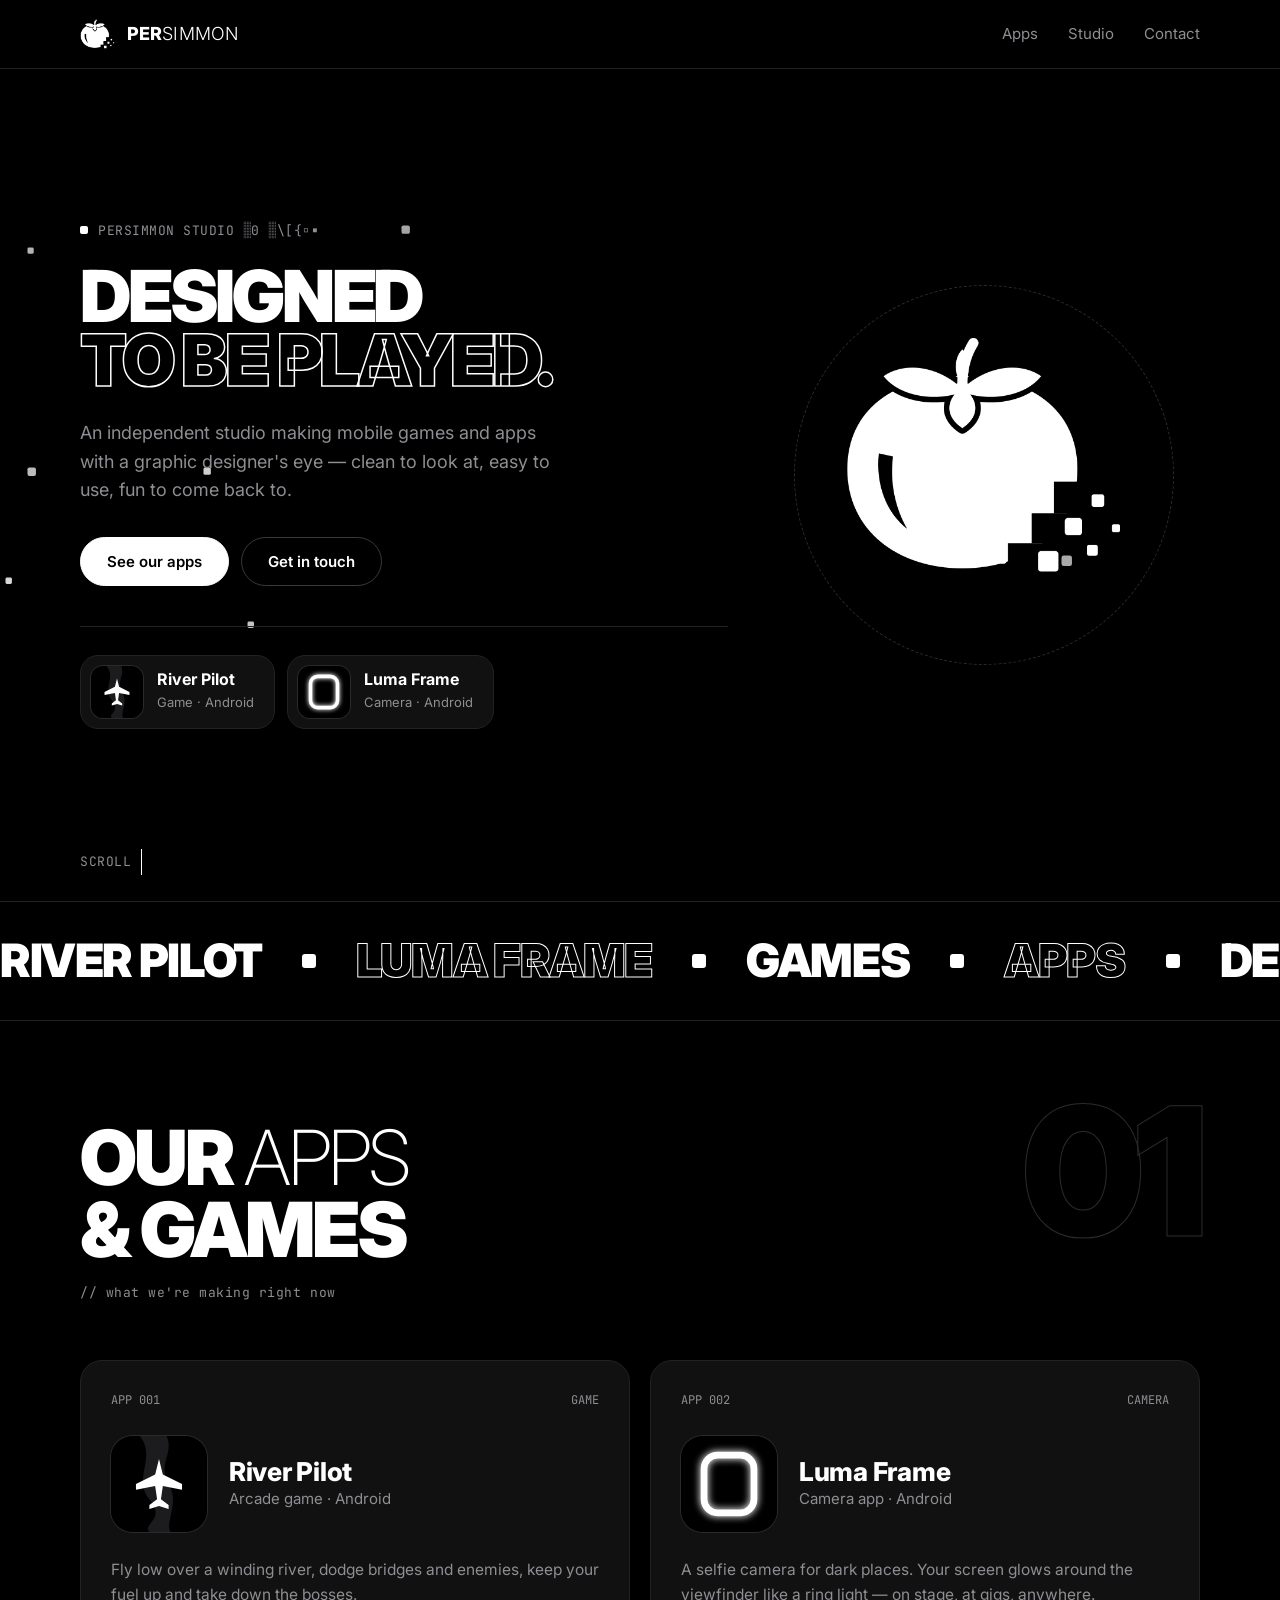
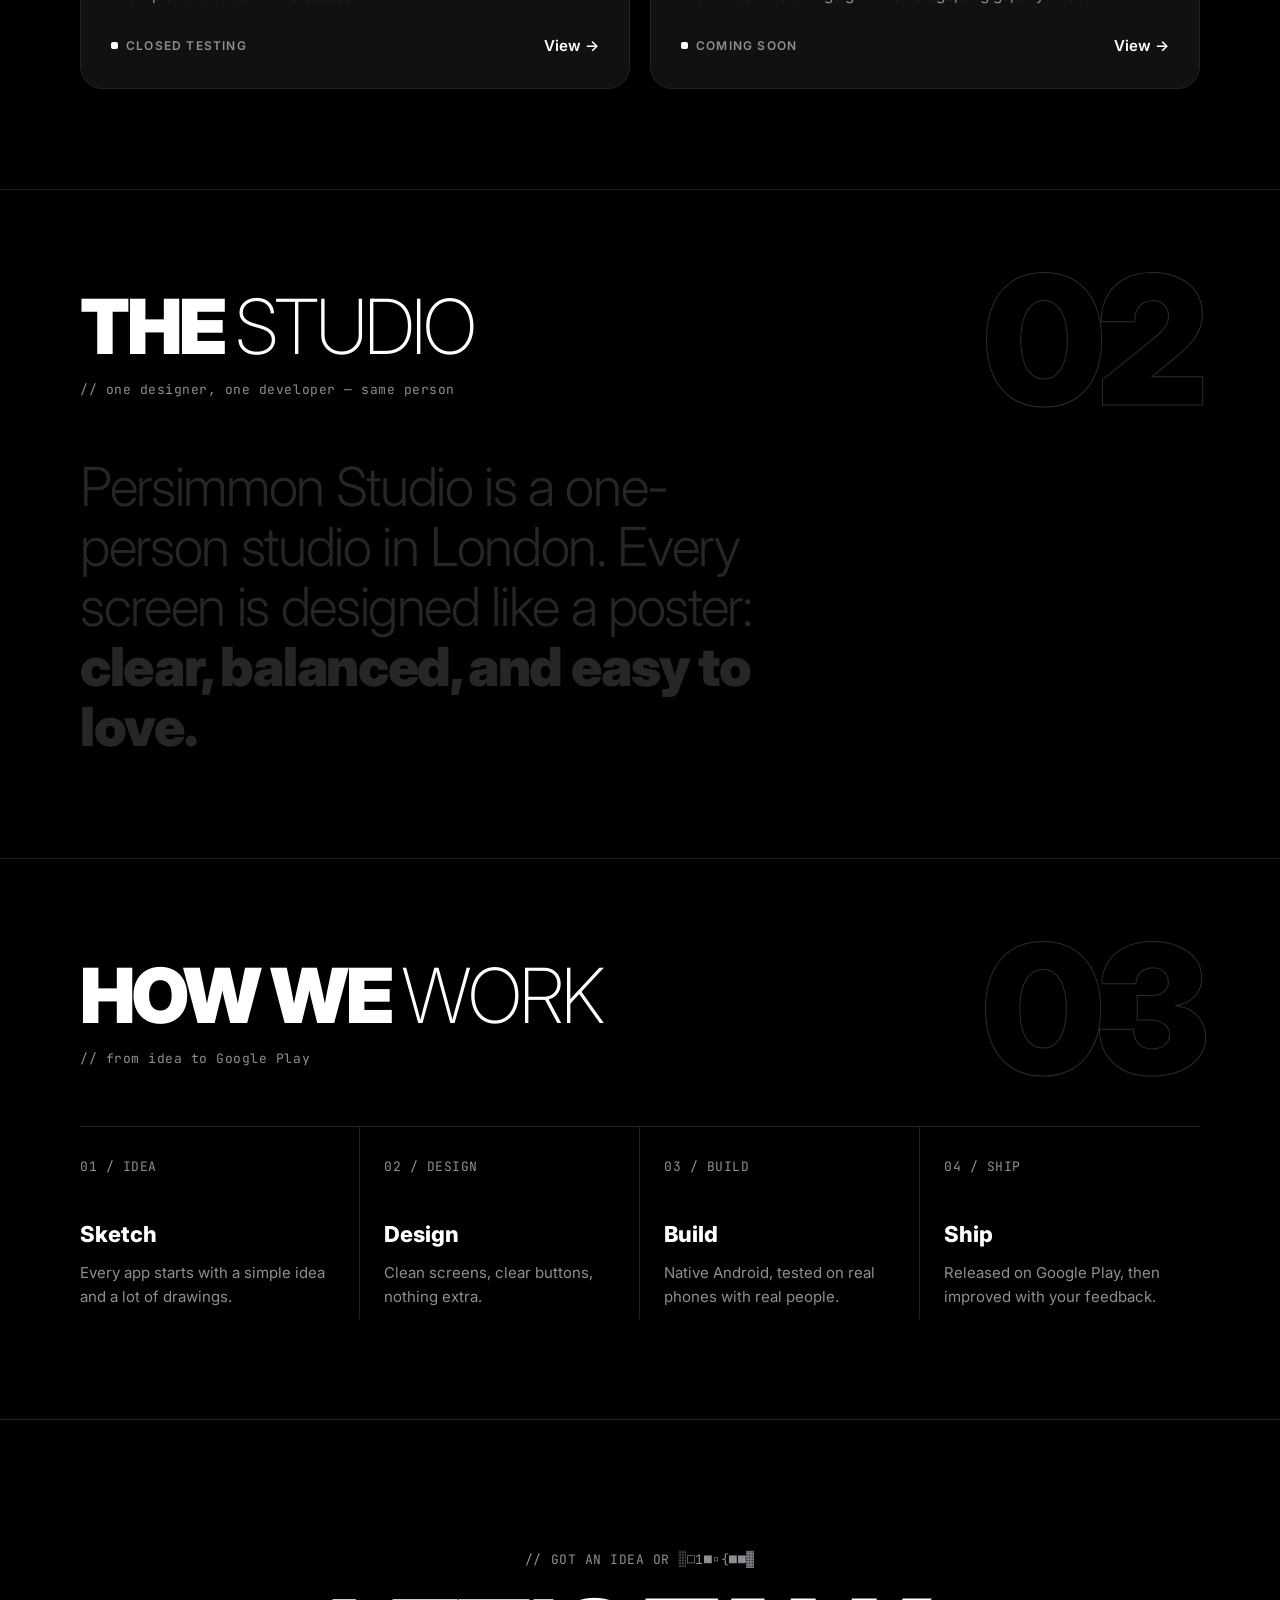
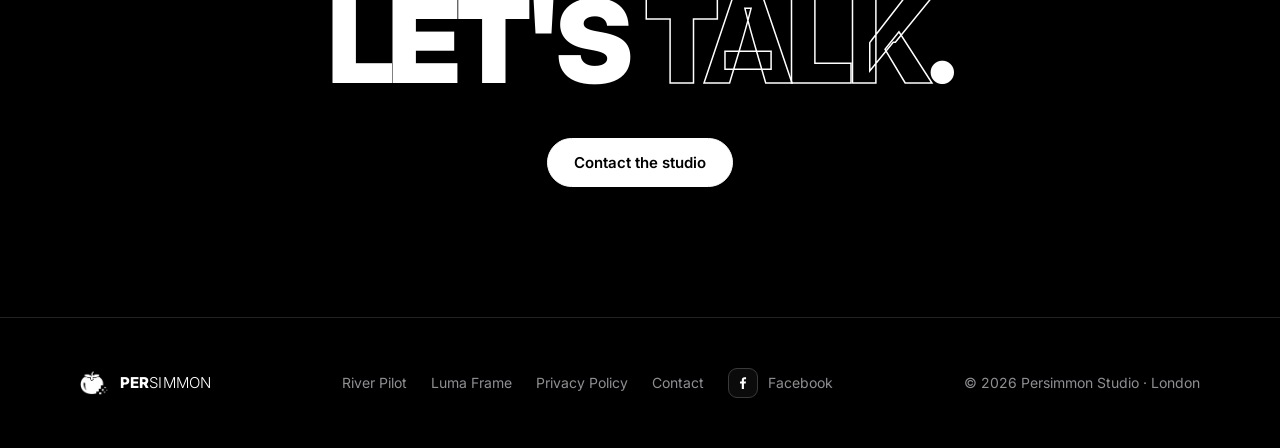
<file: index.html>
<!DOCTYPE html>
<html lang="en">
<head>
  <meta charset="UTF-8">
  <meta name="viewport" content="width=device-width, initial-scale=1.0">
  <title>Persimmon Studio — Independent Games & Apps</title>
  <meta name="description" content="Persimmon Studio is an independent London studio making clean, simple mobile games and apps — River Pilot and Luma Frame.">
  <link rel="icon" href="assets/favicon.png">
  <!-- Link preview (Facebook, WhatsApp, X, LinkedIn) -->
  <meta property="og:type" content="website">
  <meta property="og:site_name" content="Persimmon Studio">
  <meta property="og:title" content="Persimmon Studio — Designed to be played.">
  <meta property="og:description" content="Independent game & app studio in London. River Pilot and Luma Frame, coming soon to Google Play.">
  <meta property="og:url" content="https://persimmonstudio.co.uk/">
  <meta property="og:image" content="https://persimmonstudio.co.uk/assets/og-image.jpg">
  <meta property="og:image:width" content="1200">
  <meta property="og:image:height" content="630">
  <meta property="og:image:alt" content="Persimmon Studio — Designed to be played.">
  <meta name="twitter:card" content="summary_large_image">
  <link rel="canonical" href="https://persimmonstudio.co.uk/">
  <!-- /Link preview -->
  <link rel="preconnect" href="https://fonts.googleapis.com">
  <link rel="preconnect" href="https://fonts.gstatic.com" crossorigin>
  <link href="https://fonts.googleapis.com/css2?family=Inter:wght@200;300;400;500;600;700;800;900&family=JetBrains+Mono:wght@400;500&display=swap" rel="stylesheet">
  <link rel="stylesheet" href="style.css?v=4">
  <link rel="stylesheet" href="motion.css?v=4">
</head>
<body>
<canvas id="pixels" aria-hidden="true"></canvas>

<header class="site-header">
  <div class="wrap nav">
    <a class="brand" href="index.html"><img src="assets/mark-white.png" alt="Persimmon Studio"><span class="wordmark"><b>PER</b>SIMMON</span></a>
    <ul class="nav-links">
      <li><a href="index.html#apps">Apps</a></li>
      <li><a href="index.html#studio">Studio</a></li>
      <li><a href="contact.html">Contact</a></li>
    </ul>
  </div>
</header>

<main>
  <!-- ===== HERO ===== -->
  <div class="hero-x">
    <div class="wrap hero-grid">
      <div>
        <div class="mono"><span class="sq"></span><span data-scramble>PERSIMMON STUDIO // LONDON</span></div>
        <h1 class="mega">
          <span class="line"><span>Designed</span></span>
          <span class="line outline"><span>to be played.</span></span>
        </h1>
        <p class="lead reveal d2">An independent studio making mobile games and apps with a graphic designer's eye — clean to look at, easy to use, fun to come back to.</p>
        <div class="hero-actions reveal d3">
          <a class="btn btn-white" href="#apps">See our apps</a>
          <a class="btn btn-line" href="contact.html">Get in touch</a>
        </div>
        <div class="hero-apps reveal d3">
          <a class="hero-app" href="river-pilot.html">
            <span class="mini-icon"><svg viewBox="0 0 100 100" aria-hidden="true"><rect width="100" height="100" fill="#000"/><path d="M30 0 C48 22 22 45 40 66 S32 92 40 100 L62 100 C56 90 72 70 60 50 S66 18 58 0 Z" fill="#1c1c1e"/><path d="M50 24 L54 40 L74 50 L74 56 L54 52 L52 66 L60 72 L60 76 L50 73 L40 76 L40 72 L48 66 L46 52 L26 56 L26 50 L46 40 Z" fill="#fff"/></svg></span>
            <span><b>River Pilot</b><small>Game · Android</small></span>
          </a>
          <a class="hero-app" href="luma-frame.html">
            <span class="mini-icon"><svg viewBox="0 0 100 100" aria-hidden="true"><defs><filter id="lf-glow-hero" x="-50%" y="-50%" width="200%" height="200%"><feGaussianBlur stdDeviation="4"/></filter></defs><rect width="100" height="100" fill="#000"/><rect x="24" y="20" width="52" height="60" rx="14" fill="none" stroke="#fff" stroke-width="9" filter="url(#lf-glow-hero)" opacity=".85"/><rect x="24" y="20" width="52" height="60" rx="14" fill="none" stroke="#fff" stroke-width="7"/></svg></span>
            <span><b>Luma Frame</b><small>Camera · Android</small></span>
          </a>
        </div>
      </div>
      <div class="mark-stage" aria-hidden="true">
        <div class="mark-ring"></div>
        <img src="assets/mark-white.png" alt="">
      </div>
    </div>
    <div class="scroll-hint wrap mono">SCROLL<span class="bar"></span></div>
  </div>

  <!-- ===== MARQUEE ===== -->
  <div class="marquee" aria-hidden="true">
    <div class="marquee-track">
      <span>River Pilot <i></i></span><span class="o">Luma Frame <i></i></span><span>Games <i></i></span><span class="o">Apps <i></i></span><span>Design <i></i></span><span class="o">London <i></i></span>
      <span>River Pilot <i></i></span><span class="o">Luma Frame <i></i></span><span>Games <i></i></span><span class="o">Apps <i></i></span><span>Design <i></i></span><span class="o">London <i></i></span>
    </div>
  </div>

  <!-- ===== APPS ===== -->
  <section id="apps" style="border-top:0">
    <div class="wrap">
      <div class="shead reveal">
        <div class="big-num">01</div>
        <h2>Our <span class="thin">apps</span><br>&amp; games</h2>
        <span class="mono">// what we're making right now</span>
      </div>
      <div class="apps">

        <a class="app-card reveal d1" href="river-pilot.html">
          <div class="case-no"><span>APP 001</span><span>GAME</span></div>
          <div class="app-top">
            <div class="app-icon">
              <svg viewBox="0 0 100 100" aria-hidden="true">
                <rect width="100" height="100" fill="#000"/>
                <path d="M30 0 C48 22 22 45 40 66 S32 92 40 100 L62 100 C56 90 72 70 60 50 S66 18 58 0 Z" fill="#1c1c1e"/>
                <path d="M50 24 L54 40 L74 50 L74 56 L54 52 L52 66 L60 72 L60 76 L50 73 L40 76 L40 72 L48 66 L46 52 L26 56 L26 50 L46 40 Z" fill="#fff"/>
              </svg>
            </div>
            <div>
              <h3 data-scramble>River Pilot</h3>
              <div class="type">Arcade game · Android</div>
            </div>
          </div>
          <p>Fly low over a winding river, dodge bridges and enemies, keep your fuel up and take down the bosses.</p>
          <div class="app-foot"><span class="status">Closed testing</span><span class="arrow">View →</span></div>
        </a>

        <a class="app-card reveal d2" href="luma-frame.html">
          <div class="case-no"><span>APP 002</span><span>CAMERA</span></div>
          <div class="app-top">
            <div class="app-icon">
              <svg viewBox="0 0 100 100" aria-hidden="true">
                <defs><filter id="lf-glow-home" x="-50%" y="-50%" width="200%" height="200%"><feGaussianBlur stdDeviation="4"/></filter></defs>
                <rect width="100" height="100" fill="#000"/>
                <rect x="24" y="20" width="52" height="60" rx="14" fill="none" stroke="#fff" stroke-width="9" filter="url(#lf-glow-home)" opacity=".85"/>
                <rect x="24" y="20" width="52" height="60" rx="14" fill="none" stroke="#fff" stroke-width="7"/>
              </svg>
            </div>
            <div>
              <h3 data-scramble>Luma Frame</h3>
              <div class="type">Camera app · Android</div>
            </div>
          </div>
          <p>A selfie camera for dark places. Your screen glows around the viewfinder like a ring light — on stage, at gigs, anywhere.</p>
          <div class="app-foot"><span class="status">Coming soon</span><span class="arrow">View →</span></div>
        </a>

      </div>
    </div>
  </section>

  <!-- ===== STUDIO ===== -->
  <section id="studio">
    <div class="wrap">
      <div class="shead reveal">
        <div class="big-num">02</div>
        <h2>The <span class="thin">studio</span></h2>
        <span class="mono">// one designer, one developer — same person</span>
      </div>
      <p class="statement">Persimmon Studio is a one-person studio in London. Every screen is designed like a poster: <b>clear, balanced, and easy to love.</b></p>
    </div>
  </section>

  <!-- ===== PROCESS ===== -->
  <section>
    <div class="wrap">
      <div class="shead reveal">
        <div class="big-num">03</div>
        <h2>How we <span class="thin">work</span></h2>
        <span class="mono">// from idea to Google Play</span>
      </div>
      <div class="steps">
        <div class="step reveal"><span class="mono">01 / IDEA</span><h3>Sketch</h3><p>Every app starts with a simple idea and a lot of drawings.</p></div>
        <div class="step reveal d1"><span class="mono">02 / DESIGN</span><h3>Design</h3><p>Clean screens, clear buttons, nothing extra.</p></div>
        <div class="step reveal d2"><span class="mono">03 / BUILD</span><h3>Build</h3><p>Native Android, tested on real phones with real people.</p></div>
        <div class="step reveal d3"><span class="mono">04 / SHIP</span><h3>Ship</h3><p>Released on Google Play, then improved with your feedback.</p></div>
      </div>
    </div>
  </section>

  <!-- ===== CTA ===== -->
  <section class="cta">
    <div class="wrap reveal">
      <div class="mono" data-scramble>// GOT AN IDEA OR FEEDBACK?</div>
      <h2>Let's <span class="outline">talk</span>.</h2>
      <a class="btn btn-white" href="contact.html">Contact the studio</a>
    </div>
  </section>
</main>

<footer class="site-footer">
  <div class="wrap foot">
    <a class="brand" href="index.html"><img src="assets/mark-white.png" alt=""><span class="wordmark"><b>PER</b>SIMMON</span></a>
    <nav>
      <a href="river-pilot.html">River Pilot</a>
      <a href="luma-frame.html">Luma Frame</a>
      <a href="privacy.html">Privacy Policy</a>
      <a href="contact.html">Contact</a>
      <a class="social" href="https://www.facebook.com/persimmonstudiouk/" target="_blank" rel="noopener" aria-label="Persimmon Studio on Facebook"><span class="social-icon"><svg viewBox="0 0 24 24" width="16" height="16" aria-hidden="true"><path d="M13.4 21v-8.1h2.7l.4-3.2h-3.1V7.7c0-.9.3-1.5 1.6-1.5h1.6V3.4c-.3 0-1.3-.1-2.4-.1-2.4 0-4 1.4-4 4.1v2.3H7.5v3.2h2.7V21h3.2z" fill="currentColor"/></svg></span>Facebook</a>
    </nav>
    <span>© 2026 Persimmon Studio · London</span>
  </div>
</footer>

<script src="main.js?v=4"></script>
</body>
</html>
</file>
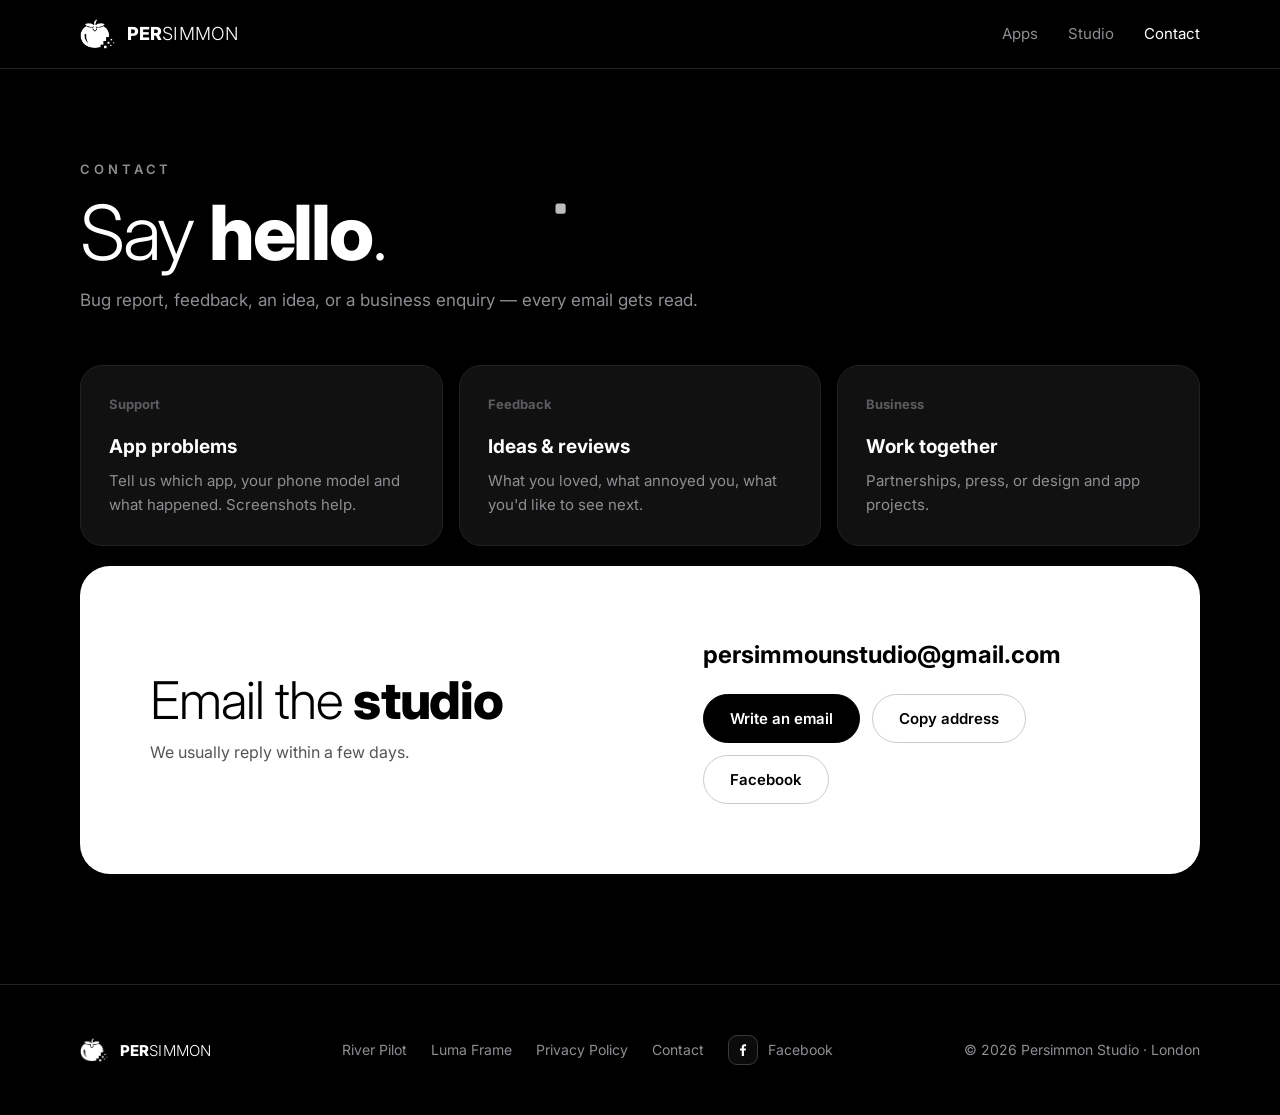
<file: contact.html>
<!DOCTYPE html>
<html lang="en">
<head>
  <meta charset="UTF-8">
  <meta name="viewport" content="width=device-width, initial-scale=1.0">
  <title>Contact — Persimmon Studio</title>
  <meta name="description" content="Get in touch with Persimmon Studio for support, feedback or business enquiries.">
  <link rel="icon" href="assets/favicon.png">
  <!-- Link preview (Facebook, WhatsApp, X, LinkedIn) -->
  <meta property="og:type" content="website">
  <meta property="og:site_name" content="Persimmon Studio">
  <meta property="og:title" content="Contact — Persimmon Studio">
  <meta property="og:description" content="Support, feedback or business enquiries for Persimmon Studio.">
  <meta property="og:url" content="https://persimmonstudio.co.uk/contact.html">
  <meta property="og:image" content="https://persimmonstudio.co.uk/assets/og-image.jpg">
  <meta property="og:image:width" content="1200">
  <meta property="og:image:height" content="630">
  <meta property="og:image:alt" content="Persimmon Studio — Designed to be played.">
  <meta name="twitter:card" content="summary_large_image">
  <link rel="canonical" href="https://persimmonstudio.co.uk/contact.html">
  <!-- /Link preview -->
  <link rel="preconnect" href="https://fonts.googleapis.com">
  <link rel="preconnect" href="https://fonts.gstatic.com" crossorigin>
  <link href="https://fonts.googleapis.com/css2?family=Inter:wght@200;300;400;500;600;700;800;900&family=JetBrains+Mono:wght@400;500&display=swap" rel="stylesheet">
  <link rel="stylesheet" href="style.css?v=4">
  <link rel="stylesheet" href="motion.css?v=4">
</head>
<body>
<canvas id="pixels" aria-hidden="true"></canvas>

<header class="site-header">
  <div class="wrap nav">
    <a class="brand" href="index.html"><img src="assets/mark-white.png" alt="Persimmon Studio"><span class="wordmark"><b>PER</b>SIMMON</span></a>
    <ul class="nav-links">
      <li><a href="index.html#apps">Apps</a></li>
      <li><a href="index.html#studio">Studio</a></li>
      <li><a href="contact.html" aria-current="page">Contact</a></li>
    </ul>
  </div>
</header>

<main class="wrap">
  <div class="page-head">
    <div class="kicker">Contact</div>
    <h1>Say <b>hello</b>.</h1>
    <p>Bug report, feedback, an idea, or a business enquiry — every email gets read.</p>
  </div>

  <div class="topics">
    <div class="feature reveal"><div class="num">Support</div><h3>App problems</h3><p>Tell us which app, your phone model and what happened. Screenshots help.</p></div>
    <div class="feature reveal"><div class="num">Feedback</div><h3>Ideas &amp; reviews</h3><p>What you loved, what annoyed you, what you'd like to see next.</p></div>
    <div class="feature reveal"><div class="num">Business</div><h3>Work together</h3><p>Partnerships, press, or design and app projects.</p></div>
  </div>

  <div class="contact-box reveal">
    <div>
      <h2>Email the <b>studio</b></h2>
      <p>We usually reply within a few days.</p>
    </div>
    <div>
      <a class="email-line" href="mailto:persimmounstudio@gmail.com">persimmounstudio@gmail.com</a>
      <div class="contact-actions">
        <a class="btn btn-white" href="mailto:persimmounstudio@gmail.com?subject=Hello%20Persimmon%20Studio">Write an email</a>
        <button class="btn btn-line" type="button" id="copy">Copy address</button>
        <a class="btn btn-line" href="https://www.facebook.com/persimmonstudiouk/" target="_blank" rel="noopener">Facebook</a>
      </div>
    </div>
  </div>
</main>

<footer class="site-footer">
  <div class="wrap foot">
    <a class="brand" href="index.html"><img src="assets/mark-white.png" alt=""><span class="wordmark"><b>PER</b>SIMMON</span></a>
    <nav>
      <a href="river-pilot.html">River Pilot</a>
      <a href="luma-frame.html">Luma Frame</a>
      <a href="privacy.html">Privacy Policy</a>
      <a href="contact.html">Contact</a>
      <a class="social" href="https://www.facebook.com/persimmonstudiouk/" target="_blank" rel="noopener" aria-label="Persimmon Studio on Facebook"><span class="social-icon"><svg viewBox="0 0 24 24" width="16" height="16" aria-hidden="true"><path d="M13.4 21v-8.1h2.7l.4-3.2h-3.1V7.7c0-.9.3-1.5 1.6-1.5h1.6V3.4c-.3 0-1.3-.1-2.4-.1-2.4 0-4 1.4-4 4.1v2.3H7.5v3.2h2.7V21h3.2z" fill="currentColor"/></svg></span>Facebook</a>
    </nav>
    <span>© 2026 Persimmon Studio · London</span>
  </div>
</footer>

<script>
  document.getElementById('copy').addEventListener('click', function () {
    var btn = this;
    navigator.clipboard.writeText('persimmounstudio@gmail.com').then(function () {
      btn.textContent = 'Copied ✓';
      setTimeout(function () { btn.textContent = 'Copy address'; }, 1800);
    });
  });
</script>
<script src="main.js?v=4"></script>
</body>
</html>
</file>
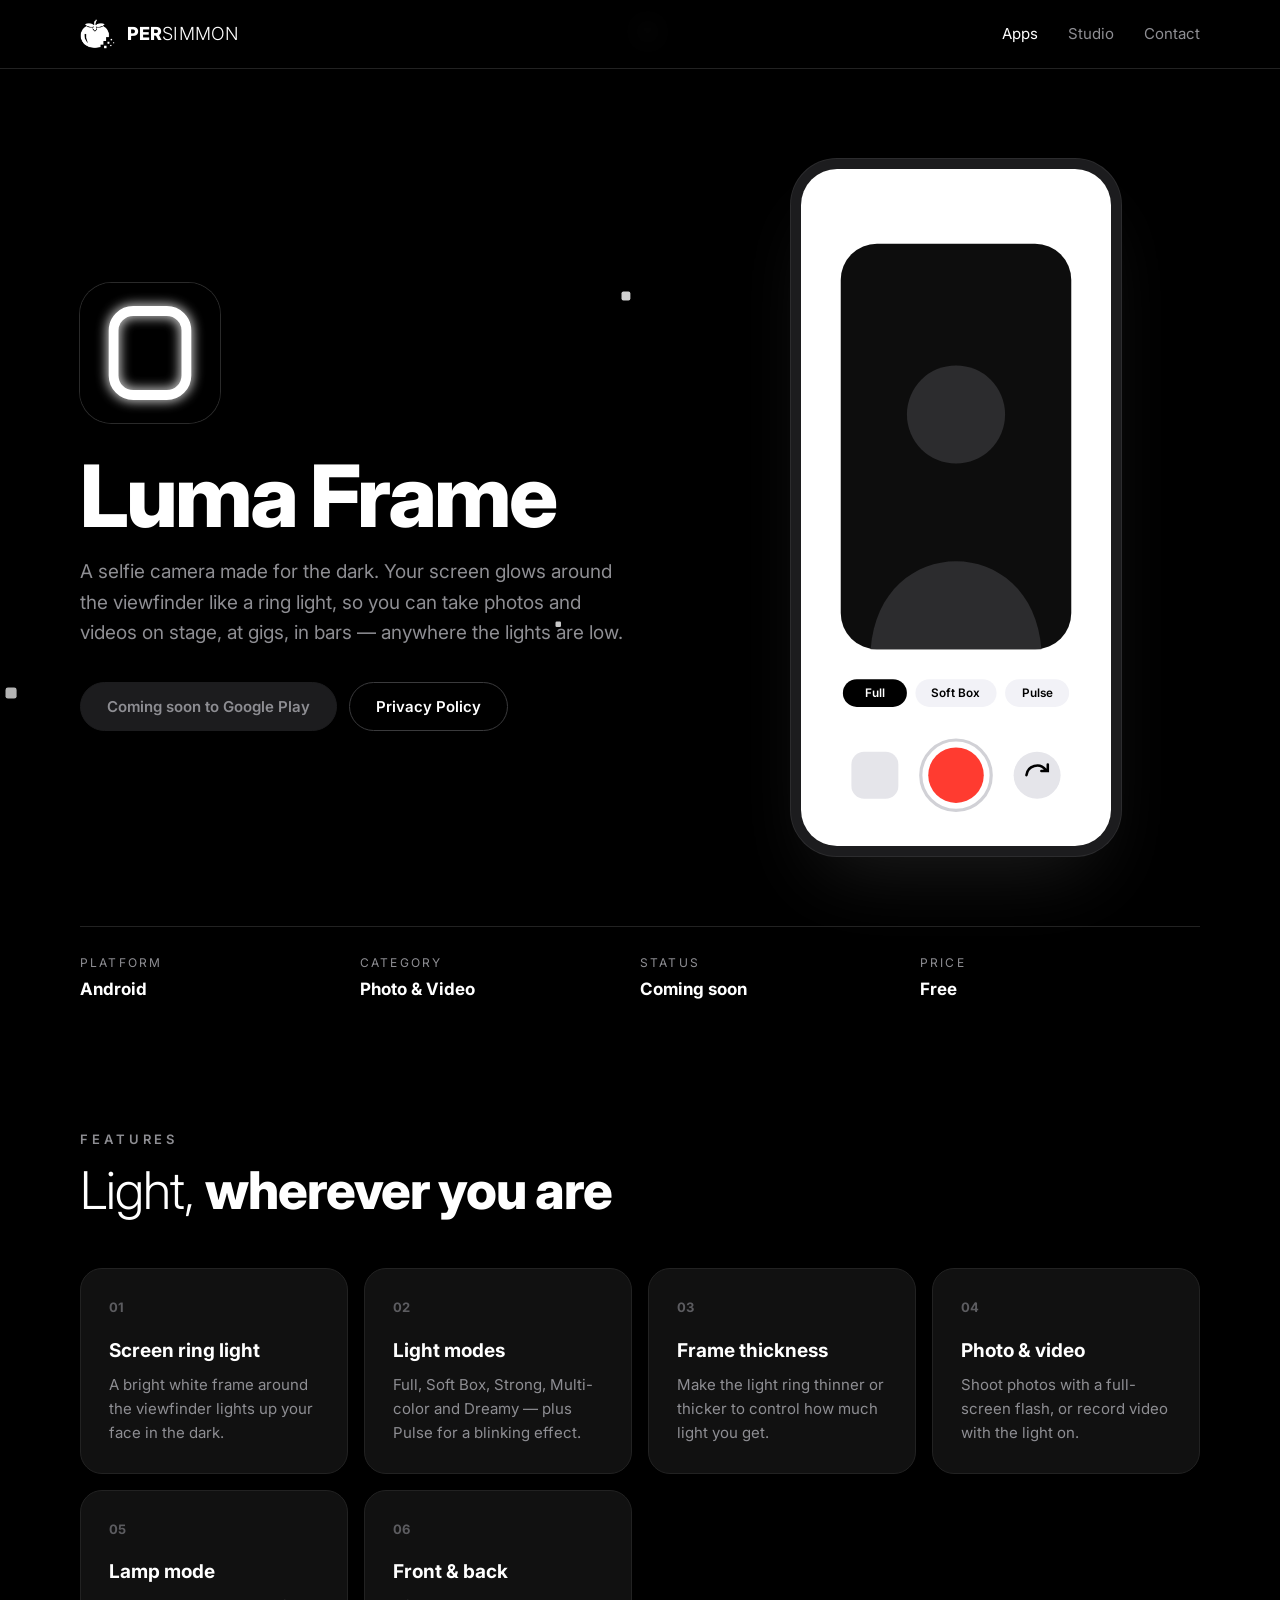
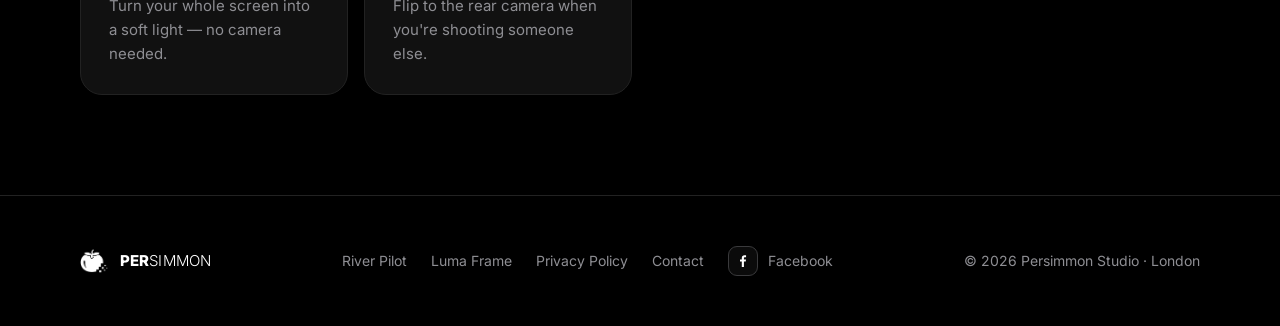
<file: luma-frame.html>
<!DOCTYPE html>
<html lang="en">
<head>
  <meta charset="UTF-8">
  <meta name="viewport" content="width=device-width, initial-scale=1.0">
  <title>Luma Frame — Persimmon Studio</title>
  <meta name="description" content="Luma Frame — a selfie camera for dark places. Your screen becomes a ring light around the viewfinder. By Persimmon Studio.">
  <link rel="icon" href="assets/favicon.png">
  <!-- Link preview (Facebook, WhatsApp, X, LinkedIn) -->
  <meta property="og:type" content="website">
  <meta property="og:site_name" content="Persimmon Studio">
  <meta property="og:title" content="Luma Frame — Persimmon Studio">
  <meta property="og:description" content="A selfie camera made for the dark. Your screen becomes a ring light around the viewfinder.">
  <meta property="og:url" content="https://persimmonstudio.co.uk/luma-frame.html">
  <meta property="og:image" content="https://persimmonstudio.co.uk/assets/og-image.jpg">
  <meta property="og:image:width" content="1200">
  <meta property="og:image:height" content="630">
  <meta property="og:image:alt" content="Persimmon Studio — Designed to be played.">
  <meta name="twitter:card" content="summary_large_image">
  <link rel="canonical" href="https://persimmonstudio.co.uk/luma-frame.html">
  <!-- /Link preview -->
  <link rel="preconnect" href="https://fonts.googleapis.com">
  <link rel="preconnect" href="https://fonts.gstatic.com" crossorigin>
  <link href="https://fonts.googleapis.com/css2?family=Inter:wght@200;300;400;500;600;700;800;900&family=JetBrains+Mono:wght@400;500&display=swap" rel="stylesheet">
  <link rel="stylesheet" href="style.css?v=4">
  <link rel="stylesheet" href="motion.css?v=4">
</head>
<body>
<canvas id="pixels" aria-hidden="true"></canvas>

<header class="site-header">
  <div class="wrap nav">
    <a class="brand" href="index.html"><img src="assets/mark-white.png" alt="Persimmon Studio"><span class="wordmark"><b>PER</b>SIMMON</span></a>
    <ul class="nav-links">
      <li><a href="index.html#apps" aria-current="page">Apps</a></li>
      <li><a href="index.html#studio">Studio</a></li>
      <li><a href="contact.html">Contact</a></li>
    </ul>
  </div>
</header>

<main class="wrap">
  <div class="app-hero">
    <div>
      <div class="app-icon lg">
        <svg viewBox="0 0 100 100" aria-hidden="true">
          <defs><filter id="lf-glow-page" x="-50%" y="-50%" width="200%" height="200%"><feGaussianBlur stdDeviation="4"/></filter></defs>
          <rect width="100" height="100" fill="#000"/>
          <rect x="24" y="20" width="52" height="60" rx="14" fill="none" stroke="#fff" stroke-width="9" filter="url(#lf-glow-page)" opacity=".85"/>
          <rect x="24" y="20" width="52" height="60" rx="14" fill="none" stroke="#fff" stroke-width="7"/>
        </svg>
      </div>
      <h1 data-scramble>Luma Frame</h1>
      <p class="lead">A selfie camera made for the dark. Your screen glows around the viewfinder like a ring light, so you can take photos and videos on stage, at gigs, in bars — anywhere the lights are low.</p>
      <div class="hero-actions" style="justify-content:flex-start">
        <!-- When Luma Frame is public on Google Play, replace this with:
             <a class="btn btn-white" href="https://play.google.com/store/apps/details?id=com.persimmon.lumaframe" target="_blank" rel="noopener">Get it on Google Play</a> -->
        <a class="btn btn-white" aria-disabled="true">Coming soon to Google Play</a>
        <a class="btn btn-line" href="privacy.html">Privacy Policy</a>
      </div>
    </div>
    <div class="phone reveal d2">
      <!-- Replace with a real screenshot: <img src="assets/luma-frame-screen.png" alt="Luma Frame camera screen"> -->
      <svg viewBox="0 0 300 634" preserveAspectRatio="xMidYMid slice" aria-hidden="true">
        <rect width="300" height="634" fill="#fff"/>
        <rect x="42" y="70" width="216" height="380" rx="34" fill="#0d0d0d"/>
        <circle cx="150" cy="230" r="46" fill="#2c2c2e"/>
        <path d="M70 450 C78 340 222 340 230 450 Z" fill="#2c2c2e"/>
        <g font-family="Inter, sans-serif" font-size="11" font-weight="600" text-anchor="middle">
          <rect x="44" y="478" width="60" height="26" rx="13" fill="#000"/><text x="74" y="495" fill="#fff">Full</text>
          <rect x="112" y="478" width="76" height="26" rx="13" fill="#f2f2f7"/><text x="150" y="495" fill="#000">Soft Box</text>
          <rect x="196" y="478" width="60" height="26" rx="13" fill="#f2f2f7"/><text x="226" y="495" fill="#000">Pulse</text>
        </g>
        <rect x="52" y="546" width="44" height="44" rx="12" fill="#e5e5ea"/>
        <circle cx="150" cy="568" r="33" fill="none" stroke="#d1d1d6" stroke-width="3"/>
        <circle cx="150" cy="568" r="26" fill="#ff3b30"/>
        <circle cx="226" cy="568" r="22" fill="#e5e5ea"/>
        <path d="M216 568 a10 10 0 0 1 18 -5 m2 -5 v6 h-6" fill="none" stroke="#000" stroke-width="2.4" stroke-linecap="round"/>
      </svg>
    </div>
  </div>

  <dl class="meta reveal">
    <div><dt>Platform</dt><dd>Android</dd></div>
    <div><dt>Category</dt><dd>Photo &amp; Video</dd></div>
    <div><dt>Status</dt><dd>Coming soon</dd></div>
    <div><dt>Price</dt><dd>Free</dd></div>
  </dl>

  <section style="border-top:0">
    <div class="kicker">Features</div>
    <h2 class="section-title">Light, <b>wherever you are</b></h2>
    <div class="features">
      <div class="feature reveal"><div class="num">01</div><h3>Screen ring light</h3><p>A bright white frame around the viewfinder lights up your face in the dark.</p></div>
      <div class="feature reveal"><div class="num">02</div><h3>Light modes</h3><p>Full, Soft Box, Strong, Multi-color and Dreamy — plus Pulse for a blinking effect.</p></div>
      <div class="feature reveal"><div class="num">03</div><h3>Frame thickness</h3><p>Make the light ring thinner or thicker to control how much light you get.</p></div>
      <div class="feature reveal"><div class="num">04</div><h3>Photo &amp; video</h3><p>Shoot photos with a full-screen flash, or record video with the light on.</p></div>
      <div class="feature reveal"><div class="num">05</div><h3>Lamp mode</h3><p>Turn your whole screen into a soft light — no camera needed.</p></div>
      <div class="feature reveal"><div class="num">06</div><h3>Front &amp; back</h3><p>Flip to the rear camera when you're shooting someone else.</p></div>
    </div>
  </section>
</main>

<footer class="site-footer">
  <div class="wrap foot">
    <a class="brand" href="index.html"><img src="assets/mark-white.png" alt=""><span class="wordmark"><b>PER</b>SIMMON</span></a>
    <nav>
      <a href="river-pilot.html">River Pilot</a>
      <a href="luma-frame.html">Luma Frame</a>
      <a href="privacy.html">Privacy Policy</a>
      <a href="contact.html">Contact</a>
      <a class="social" href="https://www.facebook.com/persimmonstudiouk/" target="_blank" rel="noopener" aria-label="Persimmon Studio on Facebook"><span class="social-icon"><svg viewBox="0 0 24 24" width="16" height="16" aria-hidden="true"><path d="M13.4 21v-8.1h2.7l.4-3.2h-3.1V7.7c0-.9.3-1.5 1.6-1.5h1.6V3.4c-.3 0-1.3-.1-2.4-.1-2.4 0-4 1.4-4 4.1v2.3H7.5v3.2h2.7V21h3.2z" fill="currentColor"/></svg></span>Facebook</a>
    </nav>
    <span>© 2026 Persimmon Studio · London</span>
  </div>
</footer>

<script src="main.js?v=4"></script>
</body>
</html>
</file>
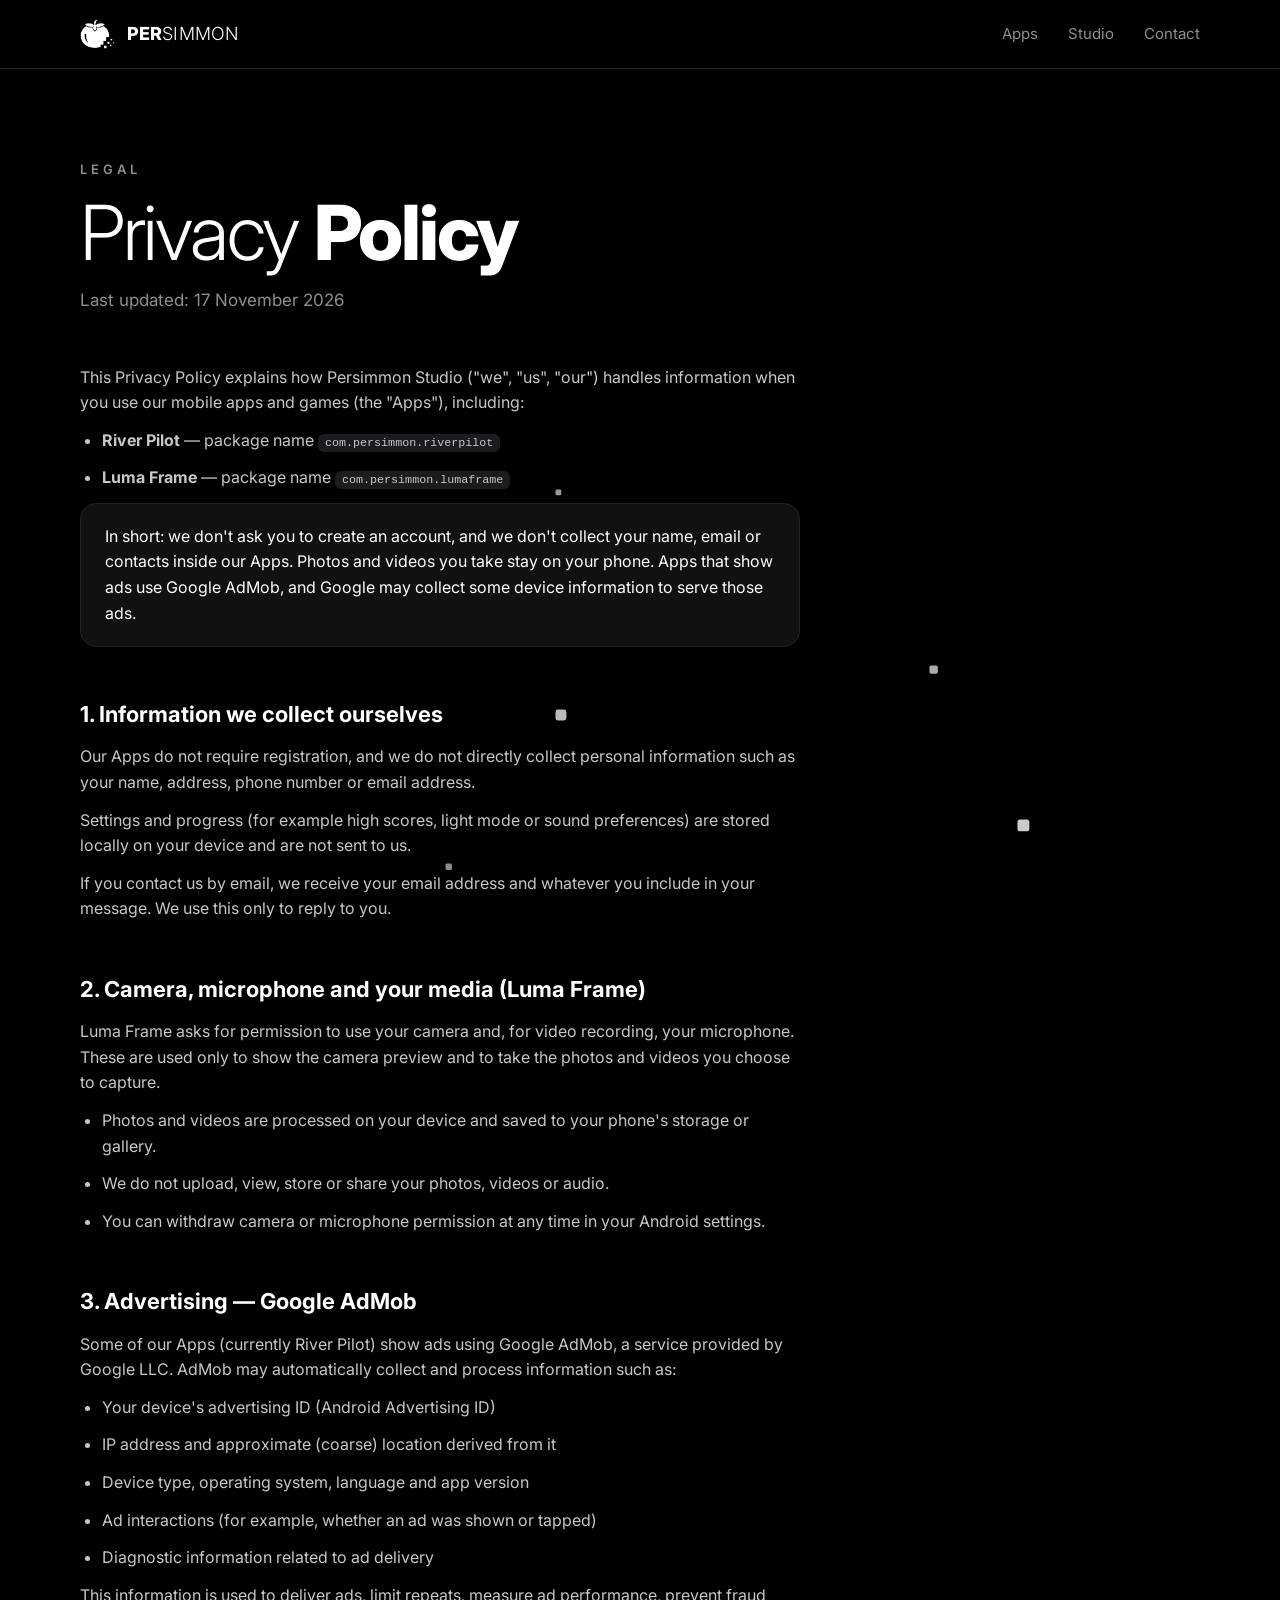
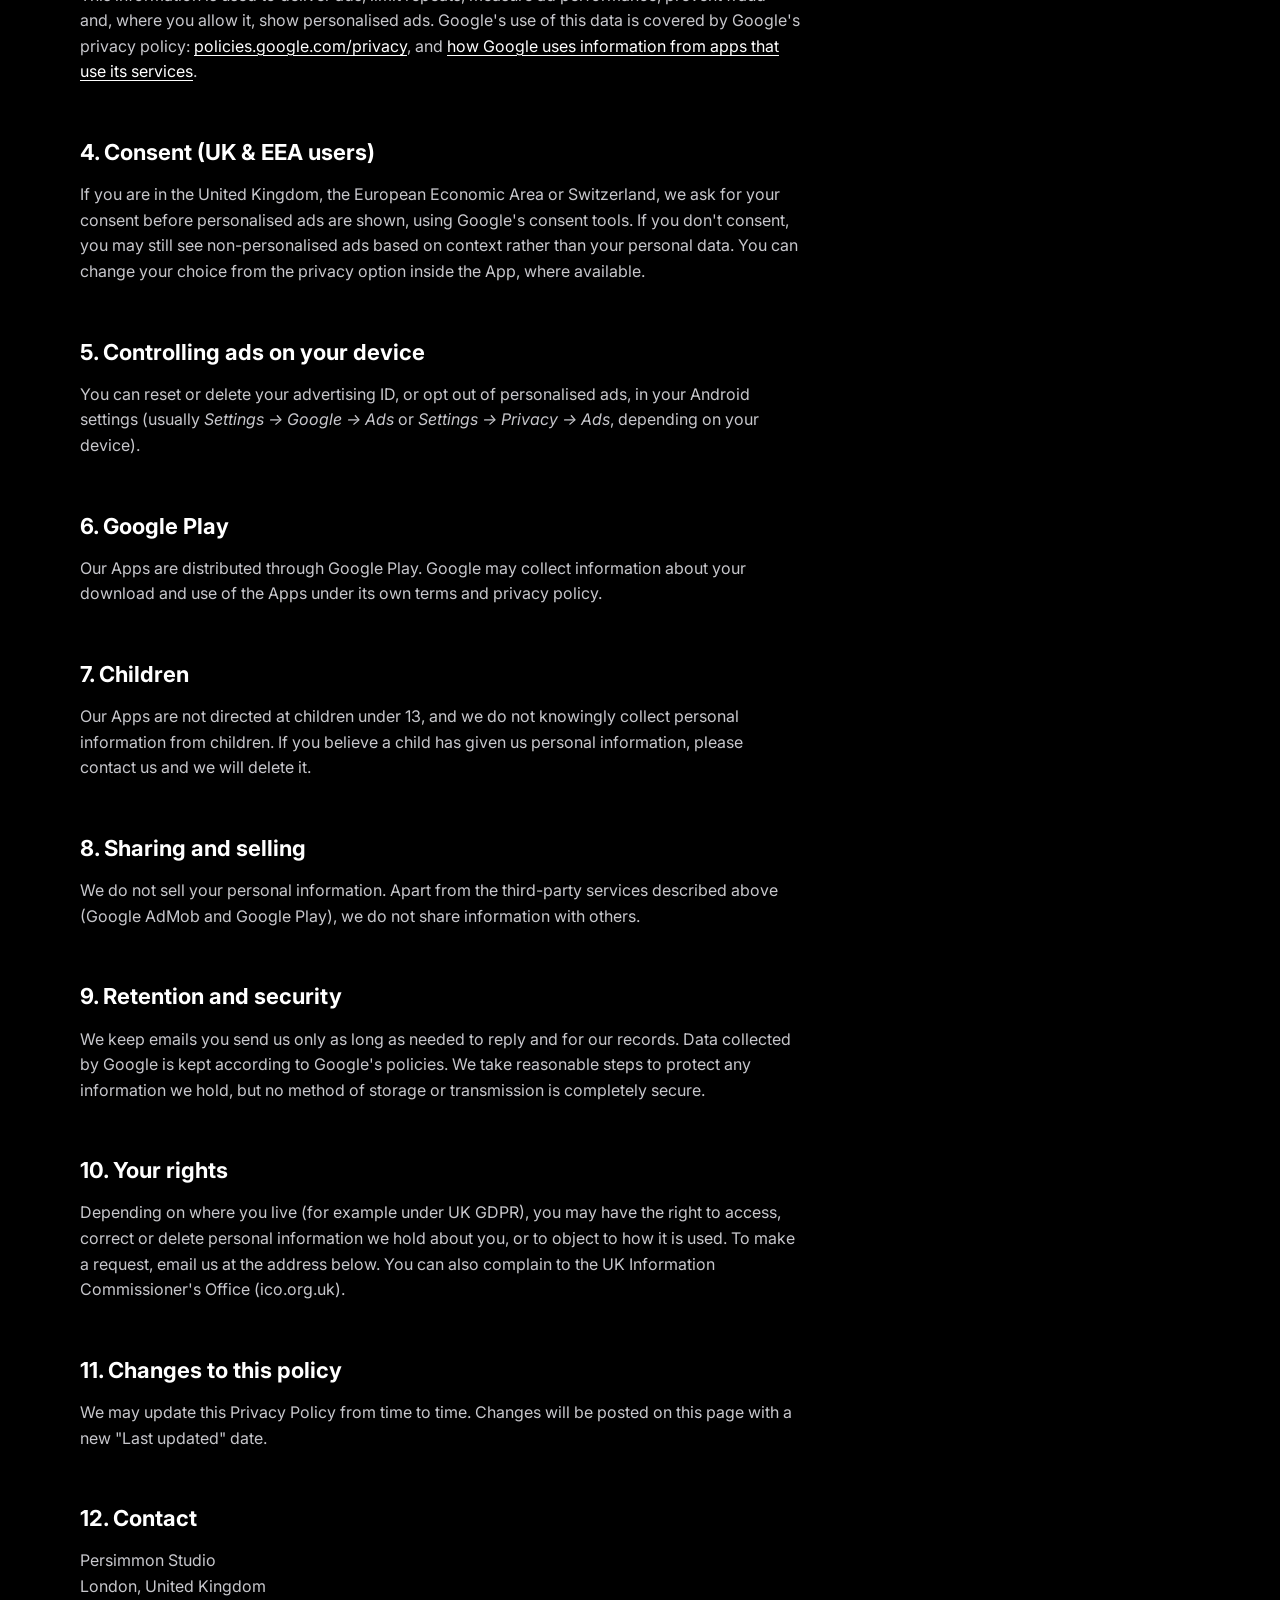
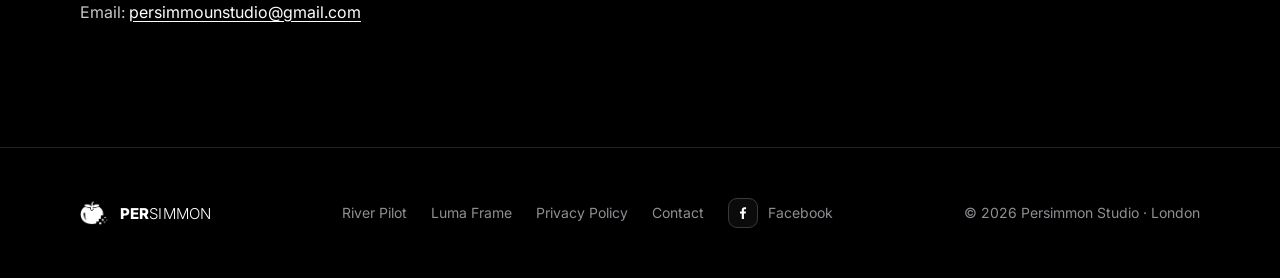
<file: privacy.html>
<!DOCTYPE html>
<html lang="en">
<head>
  <meta charset="UTF-8">
  <meta name="viewport" content="width=device-width, initial-scale=1.0">
  <title>Privacy Policy — Persimmon Studio</title>
  <meta name="description" content="Privacy Policy for Persimmon Studio games and apps, including River Pilot and Luma Frame.">
  <link rel="icon" href="assets/favicon.png">
  <!-- Link preview (Facebook, WhatsApp, X, LinkedIn) -->
  <meta property="og:type" content="website">
  <meta property="og:site_name" content="Persimmon Studio">
  <meta property="og:title" content="Privacy Policy — Persimmon Studio">
  <meta property="og:description" content="How Persimmon Studio apps and games handle your information.">
  <meta property="og:url" content="https://persimmonstudio.co.uk/privacy.html">
  <meta property="og:image" content="https://persimmonstudio.co.uk/assets/og-image.jpg">
  <meta property="og:image:width" content="1200">
  <meta property="og:image:height" content="630">
  <meta property="og:image:alt" content="Persimmon Studio — Designed to be played.">
  <meta name="twitter:card" content="summary_large_image">
  <link rel="canonical" href="https://persimmonstudio.co.uk/privacy.html">
  <!-- /Link preview -->
  <link rel="preconnect" href="https://fonts.googleapis.com">
  <link rel="preconnect" href="https://fonts.gstatic.com" crossorigin>
  <link href="https://fonts.googleapis.com/css2?family=Inter:wght@200;300;400;500;600;700;800;900&family=JetBrains+Mono:wght@400;500&display=swap" rel="stylesheet">
  <link rel="stylesheet" href="style.css?v=4">
  <link rel="stylesheet" href="motion.css?v=4">
</head>
<body>
<canvas id="pixels" aria-hidden="true"></canvas>

<header class="site-header">
  <div class="wrap nav">
    <a class="brand" href="index.html"><img src="assets/mark-white.png" alt="Persimmon Studio"><span class="wordmark"><b>PER</b>SIMMON</span></a>
    <ul class="nav-links">
      <li><a href="index.html#apps">Apps</a></li>
      <li><a href="index.html#studio">Studio</a></li>
      <li><a href="contact.html">Contact</a></li>
    </ul>
  </div>
</header>

<main class="wrap">
  <div class="page-head">
    <div class="kicker">Legal</div>
    <h1>Privacy <b>Policy</b></h1>
    <p>Last updated: 17 November 2026</p>
  </div>

  <article class="prose">
    <p>This Privacy Policy explains how Persimmon Studio ("we", "us", "our") handles information when you use our mobile apps and games (the "Apps"), including:</p>
    <ul>
      <li><strong>River Pilot</strong> — package name <code>com.persimmon.riverpilot</code></li>
      <li><strong>Luma Frame</strong> — package name <code>com.persimmon.lumaframe</code></li>
    </ul>

    <div class="note"><p>In short: we don't ask you to create an account, and we don't collect your name, email or contacts inside our Apps. Photos and videos you take stay on your phone. Apps that show ads use Google AdMob, and Google may collect some device information to serve those ads.</p></div>

    <h2>1. Information we collect ourselves</h2>
    <p>Our Apps do not require registration, and we do not directly collect personal information such as your name, address, phone number or email address.</p>
    <p>Settings and progress (for example high scores, light mode or sound preferences) are stored locally on your device and are not sent to us.</p>
    <p>If you contact us by email, we receive your email address and whatever you include in your message. We use this only to reply to you.</p>

    <h2>2. Camera, microphone and your media (Luma Frame)</h2>
    <p>Luma Frame asks for permission to use your camera and, for video recording, your microphone. These are used only to show the camera preview and to take the photos and videos you choose to capture.</p>
    <ul>
      <li>Photos and videos are processed on your device and saved to your phone's storage or gallery.</li>
      <li>We do not upload, view, store or share your photos, videos or audio.</li>
      <li>You can withdraw camera or microphone permission at any time in your Android settings.</li>
    </ul>

    <h2>3. Advertising — Google AdMob</h2>
    <p>Some of our Apps (currently River Pilot) show ads using Google AdMob, a service provided by Google LLC. AdMob may automatically collect and process information such as:</p>
    <ul>
      <li>Your device's advertising ID (Android Advertising ID)</li>
      <li>IP address and approximate (coarse) location derived from it</li>
      <li>Device type, operating system, language and app version</li>
      <li>Ad interactions (for example, whether an ad was shown or tapped)</li>
      <li>Diagnostic information related to ad delivery</li>
    </ul>
    <p>This information is used to deliver ads, limit repeats, measure ad performance, prevent fraud and, where you allow it, show personalised ads. Google's use of this data is covered by Google's privacy policy:
      <a href="https://policies.google.com/privacy" target="_blank" rel="noopener">policies.google.com/privacy</a>, and
      <a href="https://policies.google.com/technologies/partner-sites" target="_blank" rel="noopener">how Google uses information from apps that use its services</a>.</p>

    <h2>4. Consent (UK &amp; EEA users)</h2>
    <p>If you are in the United Kingdom, the European Economic Area or Switzerland, we ask for your consent before personalised ads are shown, using Google's consent tools. If you don't consent, you may still see non-personalised ads based on context rather than your personal data. You can change your choice from the privacy option inside the App, where available.</p>

    <h2>5. Controlling ads on your device</h2>
    <p>You can reset or delete your advertising ID, or opt out of personalised ads, in your Android settings (usually <em>Settings → Google → Ads</em> or <em>Settings → Privacy → Ads</em>, depending on your device).</p>

    <h2>6. Google Play</h2>
    <p>Our Apps are distributed through Google Play. Google may collect information about your download and use of the Apps under its own terms and privacy policy.</p>

    <h2>7. Children</h2>
    <p>Our Apps are not directed at children under 13, and we do not knowingly collect personal information from children. If you believe a child has given us personal information, please contact us and we will delete it.</p>

    <h2>8. Sharing and selling</h2>
    <p>We do not sell your personal information. Apart from the third-party services described above (Google AdMob and Google Play), we do not share information with others.</p>

    <h2>9. Retention and security</h2>
    <p>We keep emails you send us only as long as needed to reply and for our records. Data collected by Google is kept according to Google's policies. We take reasonable steps to protect any information we hold, but no method of storage or transmission is completely secure.</p>

    <h2>10. Your rights</h2>
    <p>Depending on where you live (for example under UK GDPR), you may have the right to access, correct or delete personal information we hold about you, or to object to how it is used. To make a request, email us at the address below. You can also complain to the UK Information Commissioner's Office (ico.org.uk).</p>

    <h2>11. Changes to this policy</h2>
    <p>We may update this Privacy Policy from time to time. Changes will be posted on this page with a new "Last updated" date.</p>

    <h2>12. Contact</h2>
    <p>Persimmon Studio<br>London, United Kingdom<br>Email: <a href="mailto:persimmounstudio@gmail.com">persimmounstudio@gmail.com</a></p>
  </article>
</main>

<footer class="site-footer">
  <div class="wrap foot">
    <a class="brand" href="index.html"><img src="assets/mark-white.png" alt=""><span class="wordmark"><b>PER</b>SIMMON</span></a>
    <nav>
      <a href="river-pilot.html">River Pilot</a>
      <a href="luma-frame.html">Luma Frame</a>
      <a href="privacy.html">Privacy Policy</a>
      <a href="contact.html">Contact</a>
      <a class="social" href="https://www.facebook.com/persimmonstudiouk/" target="_blank" rel="noopener" aria-label="Persimmon Studio on Facebook"><span class="social-icon"><svg viewBox="0 0 24 24" width="16" height="16" aria-hidden="true"><path d="M13.4 21v-8.1h2.7l.4-3.2h-3.1V7.7c0-.9.3-1.5 1.6-1.5h1.6V3.4c-.3 0-1.3-.1-2.4-.1-2.4 0-4 1.4-4 4.1v2.3H7.5v3.2h2.7V21h3.2z" fill="currentColor"/></svg></span>Facebook</a>
    </nav>
    <span>© 2026 Persimmon Studio · London</span>
  </div>
</footer>

<script src="main.js?v=4"></script>
</body>
</html>
</file>
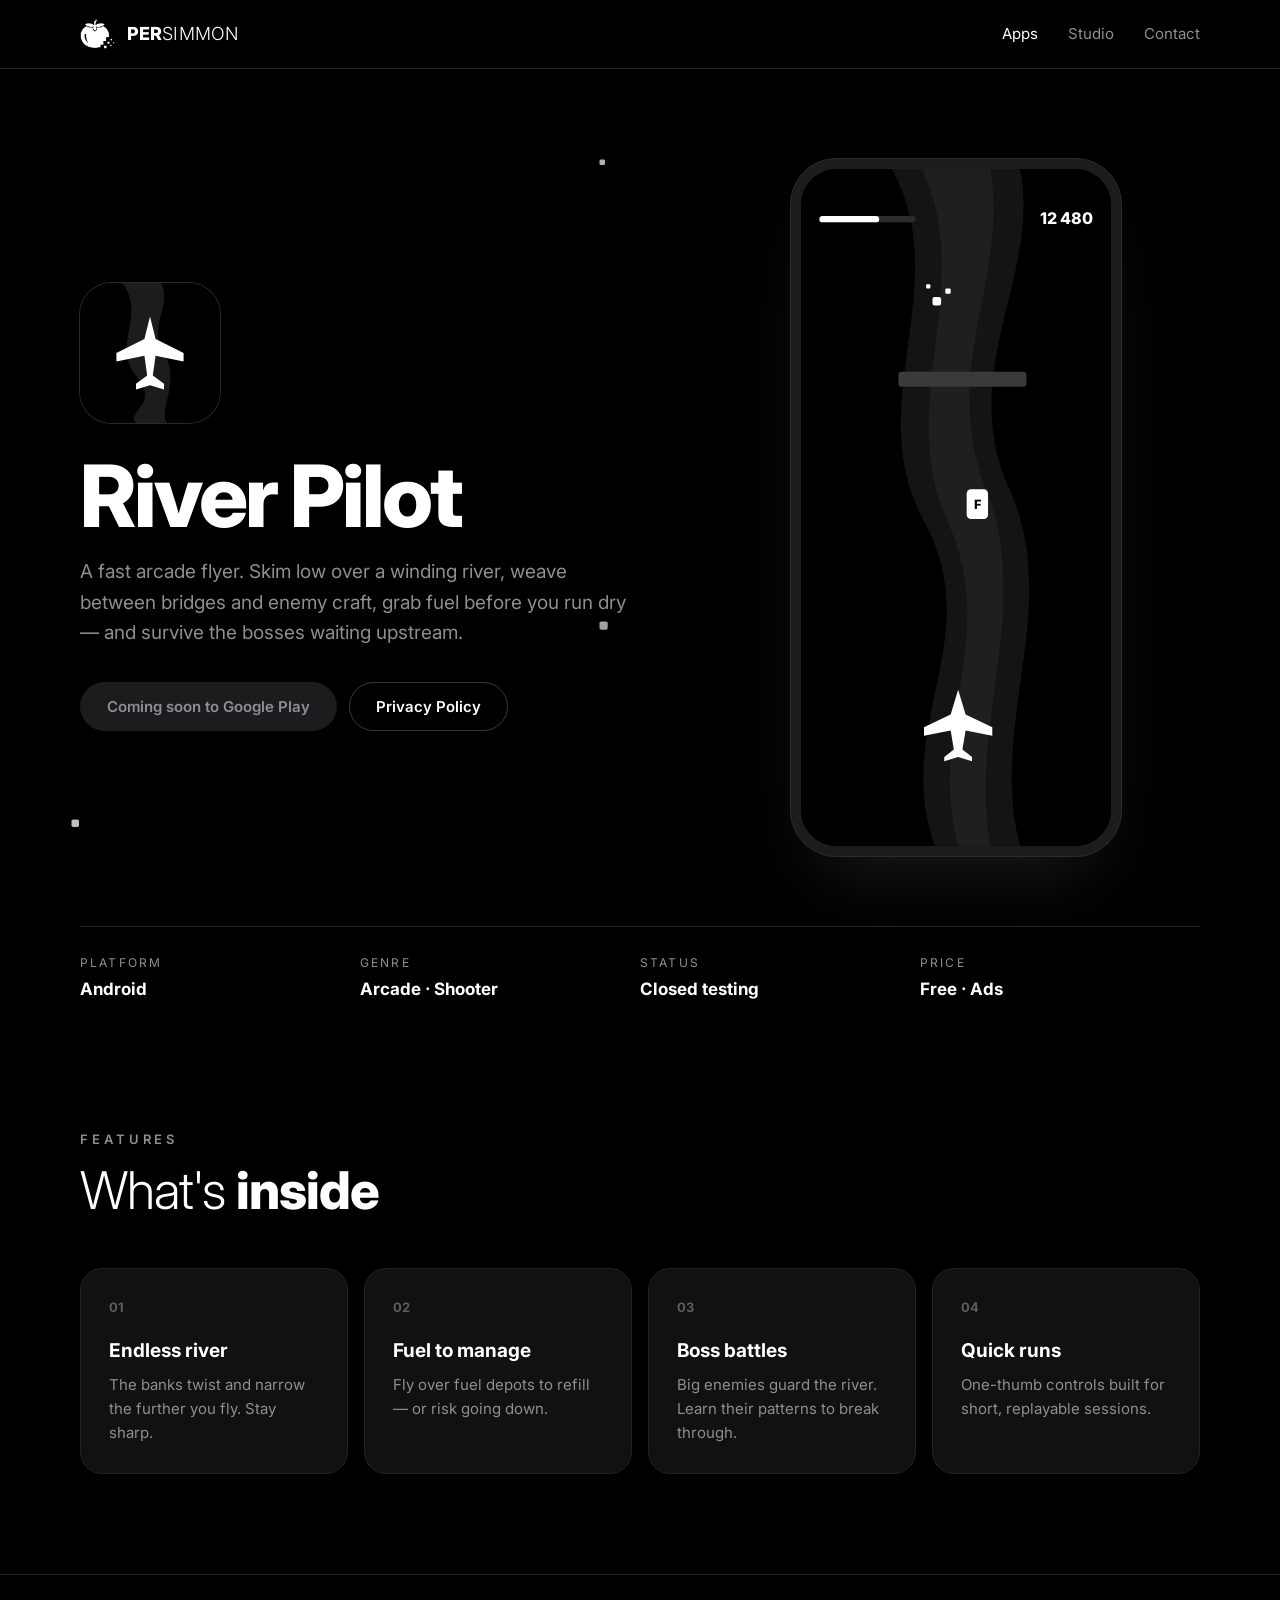
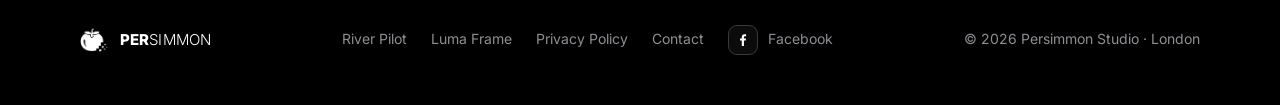
<file: river-pilot.html>
<!DOCTYPE html>
<html lang="en">
<head>
  <meta charset="UTF-8">
  <meta name="viewport" content="width=device-width, initial-scale=1.0">
  <title>River Pilot — Persimmon Studio</title>
  <meta name="description" content="River Pilot — a fast arcade flying game for Android by Persimmon Studio. Fly over the river, dodge obstacles, refuel and beat the bosses.">
  <link rel="icon" href="assets/favicon.png">
  <!-- Link preview (Facebook, WhatsApp, X, LinkedIn) -->
  <meta property="og:type" content="website">
  <meta property="og:site_name" content="Persimmon Studio">
  <meta property="og:title" content="River Pilot — Persimmon Studio">
  <meta property="og:description" content="A fast arcade flyer over a winding river. Dodge, refuel and beat the bosses. Coming soon to Google Play.">
  <meta property="og:url" content="https://persimmonstudio.co.uk/river-pilot.html">
  <meta property="og:image" content="https://persimmonstudio.co.uk/assets/og-image.jpg">
  <meta property="og:image:width" content="1200">
  <meta property="og:image:height" content="630">
  <meta property="og:image:alt" content="Persimmon Studio — Designed to be played.">
  <meta name="twitter:card" content="summary_large_image">
  <link rel="canonical" href="https://persimmonstudio.co.uk/river-pilot.html">
  <!-- /Link preview -->
  <link rel="preconnect" href="https://fonts.googleapis.com">
  <link rel="preconnect" href="https://fonts.gstatic.com" crossorigin>
  <link href="https://fonts.googleapis.com/css2?family=Inter:wght@200;300;400;500;600;700;800;900&family=JetBrains+Mono:wght@400;500&display=swap" rel="stylesheet">
  <link rel="stylesheet" href="style.css?v=4">
  <link rel="stylesheet" href="motion.css?v=4">
</head>
<body>
<canvas id="pixels" aria-hidden="true"></canvas>

<header class="site-header">
  <div class="wrap nav">
    <a class="brand" href="index.html"><img src="assets/mark-white.png" alt="Persimmon Studio"><span class="wordmark"><b>PER</b>SIMMON</span></a>
    <ul class="nav-links">
      <li><a href="index.html#apps" aria-current="page">Apps</a></li>
      <li><a href="index.html#studio">Studio</a></li>
      <li><a href="contact.html">Contact</a></li>
    </ul>
  </div>
</header>

<main class="wrap">
  <div class="app-hero">
    <div>
      <div class="app-icon lg">
        <svg viewBox="0 0 100 100" aria-hidden="true">
          <rect width="100" height="100" fill="#000"/>
          <path d="M30 0 C48 22 22 45 40 66 S32 92 40 100 L62 100 C56 90 72 70 60 50 S66 18 58 0 Z" fill="#1c1c1e"/>
          <path d="M50 24 L54 40 L74 50 L74 56 L54 52 L52 66 L60 72 L60 76 L50 73 L40 76 L40 72 L48 66 L46 52 L26 56 L26 50 L46 40 Z" fill="#fff"/>
        </svg>
      </div>
      <h1 data-scramble>River Pilot</h1>
      <p class="lead">A fast arcade flyer. Skim low over a winding river, weave between bridges and enemy craft, grab fuel before you run dry — and survive the bosses waiting upstream.</p>
      <div class="hero-actions" style="justify-content:flex-start">
        <!-- When River Pilot is public on Google Play, replace this with:
             <a class="btn btn-white" href="https://play.google.com/store/apps/details?id=com.persimmon.riverpilot" target="_blank" rel="noopener">Get it on Google Play</a> -->
        <a class="btn btn-white" aria-disabled="true">Coming soon to Google Play</a>
        <a class="btn btn-line" href="privacy.html">Privacy Policy</a>
      </div>
    </div>
    <div class="phone reveal d2">
      <!-- Replace with a real screenshot: <img src="assets/river-pilot-screen.png" alt="River Pilot gameplay"> -->
      <svg viewBox="0 0 300 634" preserveAspectRatio="xMidYMid slice" aria-hidden="true">
        <rect width="300" height="634" fill="#000"/>
        <path d="M90 0 C150 110 60 220 120 330 S90 520 130 634 L210 634 C180 520 250 410 200 300 S230 100 210 0 Z" fill="#141414"/>
        <path d="M118 0 C170 110 92 220 142 330 S122 520 152 634 L182 634 C162 520 222 410 178 300 S200 100 182 0 Z" fill="#1f1f1f"/>
        <rect x="96" y="190" width="120" height="14" rx="3" fill="#3a3a3c"/>
        <rect x="160" y="300" width="20" height="28" rx="4" fill="#fff"/>
        <text x="170" y="319" font-family="Inter, sans-serif" font-size="12" font-weight="800" text-anchor="middle" fill="#000">F</text>
        <g fill="#fff"><rect x="128" y="120" width="8" height="8" rx="2"/><rect x="140" y="112" width="5" height="5" rx="1"/><rect x="122" y="108" width="4" height="4" rx="1"/></g>
        <g transform="translate(152 520)"><path d="M0 -32 L7 -9 L32 3 L32 11 L7 6 L4 24 L13 31 L13 35 L0 31 L-13 35 L-13 31 L-4 24 L-7 6 L-32 11 L-32 3 L-7 -9 Z" fill="#fff"/></g>
        <rect x="22" y="44" width="90" height="6" rx="3" fill="#2c2c2e"/>
        <rect x="22" y="44" width="56" height="6" rx="3" fill="#fff"/>
        <text x="278" y="52" font-family="Inter, sans-serif" font-size="15" font-weight="800" text-anchor="end" fill="#fff">12 480</text>
      </svg>
    </div>
  </div>

  <dl class="meta reveal">
    <div><dt>Platform</dt><dd>Android</dd></div>
    <div><dt>Genre</dt><dd>Arcade · Shooter</dd></div>
    <div><dt>Status</dt><dd>Closed testing</dd></div>
    <div><dt>Price</dt><dd>Free · Ads</dd></div>
  </dl>

  <section style="border-top:0">
    <div class="kicker">Features</div>
    <h2 class="section-title">What's <b>inside</b></h2>
    <div class="features">
      <div class="feature reveal"><div class="num">01</div><h3>Endless river</h3><p>The banks twist and narrow the further you fly. Stay sharp.</p></div>
      <div class="feature reveal"><div class="num">02</div><h3>Fuel to manage</h3><p>Fly over fuel depots to refill — or risk going down.</p></div>
      <div class="feature reveal"><div class="num">03</div><h3>Boss battles</h3><p>Big enemies guard the river. Learn their patterns to break through.</p></div>
      <div class="feature reveal"><div class="num">04</div><h3>Quick runs</h3><p>One-thumb controls built for short, replayable sessions.</p></div>
    </div>
  </section>
</main>

<footer class="site-footer">
  <div class="wrap foot">
    <a class="brand" href="index.html"><img src="assets/mark-white.png" alt=""><span class="wordmark"><b>PER</b>SIMMON</span></a>
    <nav>
      <a href="river-pilot.html">River Pilot</a>
      <a href="luma-frame.html">Luma Frame</a>
      <a href="privacy.html">Privacy Policy</a>
      <a href="contact.html">Contact</a>
      <a class="social" href="https://www.facebook.com/persimmonstudiouk/" target="_blank" rel="noopener" aria-label="Persimmon Studio on Facebook"><span class="social-icon"><svg viewBox="0 0 24 24" width="16" height="16" aria-hidden="true"><path d="M13.4 21v-8.1h2.7l.4-3.2h-3.1V7.7c0-.9.3-1.5 1.6-1.5h1.6V3.4c-.3 0-1.3-.1-2.4-.1-2.4 0-4 1.4-4 4.1v2.3H7.5v3.2h2.7V21h3.2z" fill="currentColor"/></svg></span>Facebook</a>
    </nav>
    <span>© 2026 Persimmon Studio · London</span>
  </div>
</footer>

<script src="main.js?v=4"></script>
</body>
</html>
</file>
<file: style.css>
/* Persimmon Studio — dark monochrome, built from the logo:
   white on black, bold "PER" + thin "SIMMON", spaced grey "STUDIO",
   and the little square pixels breaking off the fruit. */
:root {
  --bg: #000000;
  --bg-2: #0b0b0b;
  --card: #111111;
  --line: #222222;
  --white: #ffffff;
  --grey: #8e8e93;
  --grey-2: #5c5c60;
  --radius: 22px;
  --max: 1120px;
  --font: "Inter", system-ui, -apple-system, sans-serif;
}

* { box-sizing: border-box; margin: 0; padding: 0; }
html { scroll-behavior: smooth; }
body {
  font-family: var(--font);
  background: var(--bg);
  color: var(--white);
  line-height: 1.6;
  -webkit-font-smoothing: antialiased;
}
img { max-width: 100%; display: block; }
a { color: inherit; }
.wrap { width: min(var(--max), 100% - 48px); margin-inline: auto; }

/* ---------- Wordmark (same as the logo) ---------- */
.wordmark { font-weight: 300; letter-spacing: 0.01em; line-height: 1; }
.wordmark b { font-weight: 800; }
.studio-label { display: block; color: var(--grey); font-weight: 500; letter-spacing: 0.55em; font-size: 0.24em; margin-top: 0.5em; padding-left: 0.55em; }

/* ---------- Header ---------- */
.site-header {
  position: sticky; top: 0; z-index: 20;
  background: rgba(0, 0, 0, 0.72);
  backdrop-filter: saturate(140%) blur(14px);
  -webkit-backdrop-filter: saturate(140%) blur(14px);
  border-bottom: 1px solid var(--line);
}
.nav { display: flex; align-items: center; justify-content: space-between; height: 68px; }
.brand { display: flex; align-items: center; gap: 12px; text-decoration: none; }
.brand img { height: 30px; width: auto; }
.brand .wordmark { font-size: 18px; }
.nav-links { display: flex; gap: 30px; list-style: none; }
.nav-links a { text-decoration: none; font-size: 15px; color: var(--grey); transition: color .2s; }
.nav-links a:hover, .nav-links a[aria-current="page"] { color: var(--white); }

/* ---------- Buttons ---------- */
.btn {
  display: inline-flex; align-items: center; justify-content: center; gap: 10px;
  padding: 14px 26px; border-radius: 999px; font: 600 15px var(--font);
  text-decoration: none; border: 1px solid var(--white); cursor: pointer;
  transition: transform .15s, background .2s, color .2s, border-color .2s;
}
.btn:hover { transform: translateY(-2px); }
.btn-white { background: var(--white); color: #000; }
.btn-line { background: transparent; color: var(--white); border-color: #3a3a3c; }
.btn-line:hover { border-color: var(--white); }
.btn[aria-disabled="true"] { background: #1c1c1e; color: var(--grey); border-color: #1c1c1e; pointer-events: none; }

/* ---------- Pixels (logo motif) ---------- */
.pixels { position: absolute; pointer-events: none; }
.pixels i { position: absolute; background: var(--white); border-radius: 22%; }

/* ---------- Home hero ---------- */
.hero { position: relative; padding: 110px 0 120px; text-align: center; overflow: hidden; }
.hero-mark { width: clamp(120px, 16vw, 180px); margin: 0 auto 44px; }
.hero h1 { font-size: clamp(54px, 10vw, 128px); }
.hero .lead { color: var(--grey); font-size: clamp(17px, 2vw, 20px); max-width: 46ch; margin: 34px auto 40px; }
.hero-actions { display: flex; gap: 12px; justify-content: center; flex-wrap: wrap; }

/* ---------- Sections ---------- */
section { padding: 100px 0; border-top: 1px solid var(--line); }
.kicker { color: var(--grey); font-size: 13px; font-weight: 600; letter-spacing: 0.3em; text-transform: uppercase; margin-bottom: 14px; }
.section-title { font-size: clamp(32px, 4.5vw, 52px); font-weight: 300; letter-spacing: -0.02em; line-height: 1.05; margin-bottom: 50px; }
.section-title b { font-weight: 800; }

/* ---------- App icon ---------- */
.app-icon { width: 96px; height: 96px; border-radius: 22.5%; flex-shrink: 0; overflow: hidden; box-shadow: 0 0 0 1px #2a2a2a; }
.app-icon svg { width: 100%; height: 100%; display: block; }
.app-icon.lg { width: 140px; height: 140px; }

/* ---------- App list (home) ---------- */
.apps { display: grid; grid-template-columns: repeat(auto-fit, minmax(320px, 1fr)); gap: 20px; }
.app-card {
  background: var(--card); border: 1px solid var(--line); border-radius: var(--radius);
  padding: 30px; text-decoration: none; display: flex; flex-direction: column; gap: 26px;
  transition: border-color .2s, transform .2s;
}
.app-card:hover { border-color: #3a3a3c; transform: translateY(-4px); }
.app-top { display: flex; gap: 22px; align-items: center; }
.app-top h3 { font-size: 26px; font-weight: 800; letter-spacing: -0.01em; line-height: 1.15; }
.app-top .type { color: var(--grey); font-size: 15px; }
.app-card p { color: var(--grey); font-size: 15.5px; }
.app-foot { display: flex; justify-content: space-between; align-items: center; margin-top: auto; }
.status { font-size: 12px; font-weight: 600; letter-spacing: .1em; text-transform: uppercase; color: var(--grey); display: inline-flex; align-items: center; gap: 8px; }
.status::before { content: ""; width: 7px; height: 7px; border-radius: 2px; background: var(--white); }
.arrow { font-size: 15px; font-weight: 600; }

/* ---------- About ---------- */
.about { display: grid; grid-template-columns: 1fr 1.2fr; gap: 60px; align-items: start; }
.about p { color: var(--grey); font-size: 18px; margin-bottom: 18px; }
.about p strong { color: var(--white); font-weight: 600; }
.values { display: grid; gap: 0; }
.value { padding: 22px 0; border-bottom: 1px solid var(--line); display: grid; grid-template-columns: 50px 1fr; }
.value:first-child { border-top: 1px solid var(--line); }
.value span { color: var(--grey-2); font-weight: 600; font-size: 14px; padding-top: 3px; }
.value h3 { font-size: 18px; font-weight: 700; margin-bottom: 2px; }
.value p { color: var(--grey); font-size: 15px; margin: 0; }

/* ---------- App page ---------- */
.app-hero { padding: 90px 0 70px; display: grid; grid-template-columns: 1.15fr 1fr; gap: 70px; align-items: center; }
.app-hero h1 { font-size: clamp(50px, 7vw, 86px); font-weight: 800; letter-spacing: -0.035em; line-height: 1; margin: 30px 0 18px; }
.app-hero .lead { color: var(--grey); font-size: 19px; margin-bottom: 34px; max-width: 46ch; }
.phone {
  justify-self: center; width: 100%; max-width: 330px; aspect-ratio: 9 / 19;
  border-radius: 46px; border: 10px solid #1c1c1e; background: #000; overflow: hidden;
  box-shadow: 0 0 0 1px #2c2c2e, 0 40px 80px -30px rgba(255,255,255,.12);
}
.phone svg, .phone img { width: 100%; height: 100%; object-fit: cover; display: block; }
.meta { display: grid; grid-template-columns: repeat(4, 1fr); border-top: 1px solid var(--line); }
.meta div { padding: 26px 0; }
.meta dt { font-size: 12px; text-transform: uppercase; letter-spacing: .18em; color: var(--grey); margin-bottom: 4px; }
.meta dd { font-weight: 700; font-size: 17px; }
.features { display: grid; grid-template-columns: repeat(auto-fit, minmax(240px, 1fr)); gap: 16px; }
.feature { background: var(--card); border: 1px solid var(--line); border-radius: var(--radius); padding: 28px; }
.feature .num { color: var(--grey-2); font-weight: 700; font-size: 13px; margin-bottom: 18px; }
.feature h3 { font-size: 19px; font-weight: 700; margin-bottom: 6px; }
.feature p { color: var(--grey); font-size: 15px; }

/* ---------- Text pages ---------- */
.page-head { padding: 90px 0 50px; }
.page-head h1 { font-size: clamp(42px, 6.5vw, 76px); font-weight: 300; letter-spacing: -0.03em; line-height: 1.02; }
.page-head h1 b { font-weight: 800; }
.page-head p { color: var(--grey); margin-top: 16px; font-size: 17px; }
.prose { max-width: 720px; padding-bottom: 110px; }
.prose h2 { font-size: 22px; font-weight: 700; margin: 50px 0 12px; }
.prose p, .prose li { color: #c7c7cc; margin-bottom: 12px; }
.prose ul { padding-left: 22px; margin-bottom: 12px; }
.prose a { color: var(--white); text-underline-offset: 3px; }
.prose code { background: #1c1c1e; padding: 2px 7px; border-radius: 6px; font-size: .9em; }
.prose .note { background: var(--card); border: 1px solid var(--line); border-radius: 16px; padding: 20px 24px; }
.prose .note p { color: var(--white); margin: 0; }

/* ---------- Contact ---------- */
.topics { display: grid; grid-template-columns: repeat(auto-fit, minmax(230px, 1fr)); gap: 16px; margin-bottom: 20px; }
.contact-box {
  position: relative; overflow: hidden;
  background: var(--white); color: #000; border-radius: 30px;
  padding: clamp(36px, 6vw, 70px); margin-bottom: 110px;
  display: grid; grid-template-columns: 1.2fr 1fr; gap: 40px; align-items: center;
}
.contact-box h2 { font-size: clamp(32px, 4.5vw, 52px); font-weight: 300; letter-spacing: -0.02em; line-height: 1.05; }
.contact-box h2 b { font-weight: 800; }
.contact-box p { color: #555; margin-top: 12px; }
.email-line { font-size: clamp(18px, 2.2vw, 24px); font-weight: 700; word-break: break-all; display: block; margin-bottom: 20px; text-decoration: none; }
.contact-box .btn-white { background: #000; color: #fff; border-color: #000; }
.contact-box .btn-line { color: #000; border-color: #ccc; }
.contact-box .btn-line:hover { border-color: #000; }
.contact-actions { display: flex; gap: 12px; flex-wrap: wrap; }

/* ---------- Footer ---------- */
.site-footer { border-top: 1px solid var(--line); padding: 50px 0; font-size: 14px; color: var(--grey); }
.foot { display: flex; justify-content: space-between; gap: 24px; flex-wrap: wrap; align-items: center; }
.foot .brand img { height: 24px; }
.foot .brand .wordmark { font-size: 15px; color: var(--white); }
.foot nav { display: flex; gap: 24px; flex-wrap: wrap; align-items: center; }
.foot a { text-decoration: none; }
.foot nav a:hover { color: var(--white); }

/* ---------- Responsive ---------- */
@media (max-width: 860px) {
  .app-hero, .contact-box, .about { grid-template-columns: 1fr; }
  .app-hero { gap: 50px; }
  .meta { grid-template-columns: repeat(2, 1fr); }
}
@media (max-width: 560px) {
  .brand .wordmark { display: none; }
  .nav-links { gap: 20px; }
  .app-icon { width: 76px; height: 76px; }
  .app-card { padding: 24px; }
  .hero { padding: 80px 0 90px; }
}

/* Facebook link — rounded-square icon, same family as the app icons */
.foot nav a.social { display: inline-flex; align-items: center; gap: 10px; }
.social-icon {
  width: 30px; height: 30px; border-radius: 9px; display: grid; place-items: center;
  border: 1.5px solid #3a3a3c; color: #fff; background: #0b0b0b;
  transition: border-color .2s, box-shadow .2s, background .2s;
}
.social-icon svg { width: 16px; height: 16px; display: block; }
.foot nav a.social:hover .social-icon { border-color: #fff; box-shadow: 0 0 12px rgba(255,255,255,.35); }
</file>
<file: motion.css>
/* ===== Persimmon Studio — motion layer =====
   Extra styles for the animated version: big type, pixel trail,
   custom cursor, marquee, scroll reveals, outlined section numbers. */

:root { --mono: "JetBrains Mono", ui-monospace, monospace; }

/* ---------- Pixel canvas (cursor trail + ambient pixels) ---------- */
#pixels { position: fixed; inset: 0; width: 100%; height: 100%; pointer-events: none; z-index: 1; }
main, .site-footer { position: relative; z-index: 2; }

/* ---------- Custom cursor (desktop only) ---------- */
.cursor, .cursor-dot { position: fixed; top: 0; left: 0; pointer-events: none; z-index: 100; opacity: 0; }
.cursor {
  width: 38px; height: 38px; margin: -19px 0 0 -19px; border: 1px solid rgba(255,255,255,.55);
  border-radius: 10px; transition: width .25s, height .25s, margin .25s, border-radius .25s, background .25s, opacity .3s;
}
.cursor-dot { width: 6px; height: 6px; margin: -3px 0 0 -3px; background: #fff; border-radius: 1.5px; }
body.has-cursor .cursor, body.has-cursor .cursor-dot { opacity: 1; }
body.cursor-hover .cursor { width: 64px; height: 64px; margin: -32px 0 0 -32px; border-radius: 18px; background: rgba(255,255,255,.08); border-color: #fff; }
@media (hover: hover) and (pointer: fine) { body.has-cursor, body.has-cursor a, body.has-cursor button { cursor: none; } }

/* ---------- Mono labels ---------- */
.mono { font-family: var(--mono); font-size: 13px; color: var(--grey); letter-spacing: .04em; }
.mono .sq { display: inline-block; width: 8px; height: 8px; background: #fff; border-radius: 2px; margin-right: 10px; vertical-align: 1px; }

/* ---------- Hero ---------- */
.hero-x { position: relative; padding: 70px 0 90px; min-height: calc(100vh - 68px); display: flex; align-items: center; overflow: hidden; }
.hero-grid { display: grid; grid-template-columns: 1.5fr 1fr; gap: 40px; align-items: center; }
.hero-x > .wrap { width: min(var(--max), 100% - 48px); margin-inline: auto; }
.mega {
  font-weight: 900; text-transform: uppercase; letter-spacing: -0.045em; line-height: .9;
  font-size: clamp(40px, 5.6vw, 80px); margin: 22px 0 26px;
}
.mega .line { display: block; overflow: hidden; }
.mega .line > span { display: inline-block; transform: translateY(105%); animation: rise .9s cubic-bezier(.2,.8,.2,1) forwards; }
.mega .line:nth-child(2) > span { animation-delay: .12s; }
.mega .line:nth-child(3) > span { animation-delay: .24s; }
.mega .outline > span { color: transparent; -webkit-text-stroke: 1.5px #fff; }
.mega .thin { font-weight: 200; }
@keyframes rise { to { transform: translateY(0); } }

.hero-x .lead { color: var(--grey); font-size: 18px; max-width: 44ch; margin-bottom: 32px; }
.hero-x .hero-actions { justify-content: flex-start; }

/* The logo mark with pixels breaking away */
.mark-stage { position: relative; justify-self: center; width: min(340px, 80%); aspect-ratio: 1; }
.mark-stage img { position: absolute; inset: 8%; width: 84%; animation: float 6s ease-in-out infinite; }
.mark-stage .px { position: absolute; background: #fff; border-radius: 22%; opacity: 0; animation: drift 3.6s linear infinite; }
@keyframes float { 0%,100% { transform: translateY(0); } 50% { transform: translateY(-12px); } }
@keyframes drift {
  0%   { opacity: 0; transform: translate(0,0) scale(1); }
  15%  { opacity: 1; }
  100% { opacity: 0; transform: translate(var(--dx), var(--dy)) scale(.4); }
}
.mark-ring { position: absolute; inset: -6%; border: 1px dashed #2c2c2e; border-radius: 50%; animation: spin 40s linear infinite; }
@keyframes spin { to { transform: rotate(360deg); } }

.scroll-hint { position: absolute; left: 0; right: 0; bottom: 26px; }
.scroll-hint .bar { display: inline-block; width: 1px; height: 26px; background: #fff; margin-left: 10px; vertical-align: middle; animation: blink 1.4s steps(2) infinite; }
@keyframes blink { 50% { opacity: 0; } }

/* ---------- Marquee ---------- */
.marquee { border-top: 1px solid var(--line); border-bottom: 1px solid var(--line); overflow: hidden; padding: 22px 0; position: relative; z-index: 2; background: #000; }
.marquee-track { display: flex; width: max-content; animation: marquee 28s linear infinite; }
.marquee span { font-weight: 900; font-size: clamp(26px, 4vw, 46px); text-transform: uppercase; letter-spacing: -0.03em; padding-right: 40px; white-space: nowrap; display: flex; align-items: center; gap: 40px; }
.marquee span.o { color: transparent; -webkit-text-stroke: 1px #fff; }
.marquee i { width: 14px; height: 14px; background: #fff; border-radius: 3px; display: inline-block; }
.marquee:hover .marquee-track { animation-play-state: paused; }
@keyframes marquee { to { transform: translateX(-50%); } }

/* ---------- Section heads with big outlined numbers ---------- */
.shead { position: relative; margin-bottom: 56px; }
.shead .big-num {
  position: absolute; right: 0; top: -40px; font-weight: 900; font-size: clamp(90px, 14vw, 190px);
  line-height: 1; color: transparent; -webkit-text-stroke: 1px #2c2c2e; letter-spacing: -0.05em; pointer-events: none;
}
.shead h2 { font-weight: 900; text-transform: uppercase; letter-spacing: -0.04em; line-height: .95; font-size: clamp(38px, 6vw, 76px); position: relative; }
.shead h2 .thin { font-weight: 200; }
.shead .mono { margin-top: 18px; display: block; position: relative; }

/* ---------- App cards: spotlight hover ---------- */
.app-card { position: relative; overflow: hidden; }
.app-card::before {
  content: ""; position: absolute; inset: 0; pointer-events: none; opacity: 0; transition: opacity .3s;
  background: radial-gradient(420px circle at var(--mx, 50%) var(--my, 50%), rgba(255,255,255,.09), transparent 60%);
}
.app-card:hover::before { opacity: 1; }
.app-card .app-icon { transition: transform .4s cubic-bezier(.2,.8,.2,1); }
.app-card:hover .app-icon { transform: scale(1.08) rotate(-4deg); }
.app-card .arrow { transition: transform .3s; }
.app-card:hover .arrow { transform: translateX(6px); }
.case-no { font-family: var(--mono); font-size: 12px; color: var(--grey); display: flex; justify-content: space-between; }

/* ---------- Big statement ---------- */
.statement { font-weight: 300; font-size: clamp(28px, 4.2vw, 54px); line-height: 1.12; letter-spacing: -0.025em; max-width: 22ch; }
.statement b { font-weight: 900; }
.statement .w { opacity: .15; transition: opacity .4s; }
.statement .w.on { opacity: 1; }

/* ---------- Process ---------- */
.steps { display: grid; grid-template-columns: repeat(4, 1fr); gap: 0; border-top: 1px solid var(--line); }
.step { padding: 30px 24px 10px 0; border-right: 1px solid var(--line); }
.step + .step { padding-left: 24px; }
.step:last-child { border-right: 0; }
.step .mono { display: block; margin-bottom: 40px; }
.step h3 { font-size: 22px; font-weight: 800; margin-bottom: 8px; }
.step p { color: var(--grey); font-size: 15px; }

/* ---------- CTA ---------- */
.cta { text-align: center; padding: 130px 0; }
.cta h2 { font-weight: 900; text-transform: uppercase; letter-spacing: -0.045em; line-height: .9; font-size: clamp(48px, 9vw, 130px); margin: 20px 0 44px; }
.cta h2 .outline { color: transparent; -webkit-text-stroke: 1.5px #fff; }

/* ---------- Scroll reveal ---------- */
.reveal { opacity: 0; transform: translateY(40px); transition: opacity .9s cubic-bezier(.2,.8,.2,1), transform .9s cubic-bezier(.2,.8,.2,1); }
.reveal.in { opacity: 1; transform: none; }
.reveal.d1 { transition-delay: .1s; } .reveal.d2 { transition-delay: .2s; } .reveal.d3 { transition-delay: .3s; }

/* ---------- Header shrink on scroll ---------- */
.site-header { transition: background .3s; }
body.scrolled .site-header { background: rgba(0,0,0,.9); }

/* ---------- Responsive ---------- */
@media (max-width: 860px) {
  .hero-grid { grid-template-columns: 1fr; }
  .mark-stage { order: -1; width: 200px; }
  .hero-x { min-height: auto; padding-top: 50px; }
  .steps { grid-template-columns: 1fr 1fr; }
  .step:nth-child(2) { border-right: 0; }
  .step:nth-child(3) { padding-left: 0; }
  .scroll-hint { display: none; }
}
@media (max-width: 560px) {
  .steps { grid-template-columns: 1fr; }
  .step, .step + .step { border-right: 0; padding-left: 0; border-bottom: 1px solid var(--line); padding-bottom: 24px; }
  .step .mono { margin-bottom: 14px; }
}

/* ---------- Respect reduced motion ---------- */
@media (prefers-reduced-motion: reduce) {
  *, *::before, *::after { animation: none !important; transition: none !important; }
  .mega .line > span { transform: none; }
  .reveal { opacity: 1; transform: none; }
  .statement .w { opacity: 1; }
}

/* ---------- Apps shown right in the hero ---------- */
.hero-apps { display: flex; gap: 12px; flex-wrap: wrap; margin-top: 40px; padding-top: 28px; border-top: 1px solid var(--line); }
.hero-app {
  display: flex; align-items: center; gap: 14px; text-decoration: none;
  background: var(--card); border: 1px solid var(--line); border-radius: 18px; padding: 10px 20px 10px 10px;
  transition: border-color .2s, transform .2s;
}
.hero-app:hover { border-color: #fff; transform: translateY(-3px); }
.mini-icon { width: 52px; height: 52px; border-radius: 12px; overflow: hidden; box-shadow: 0 0 0 1px #2a2a2a; flex-shrink: 0; }
.mini-icon svg { width: 100%; height: 100%; display: block; }
.hero-app b { display: block; font-size: 16px; font-weight: 700; line-height: 1.2; }
.hero-app small { color: var(--grey); font-size: 13px; }
</file>
